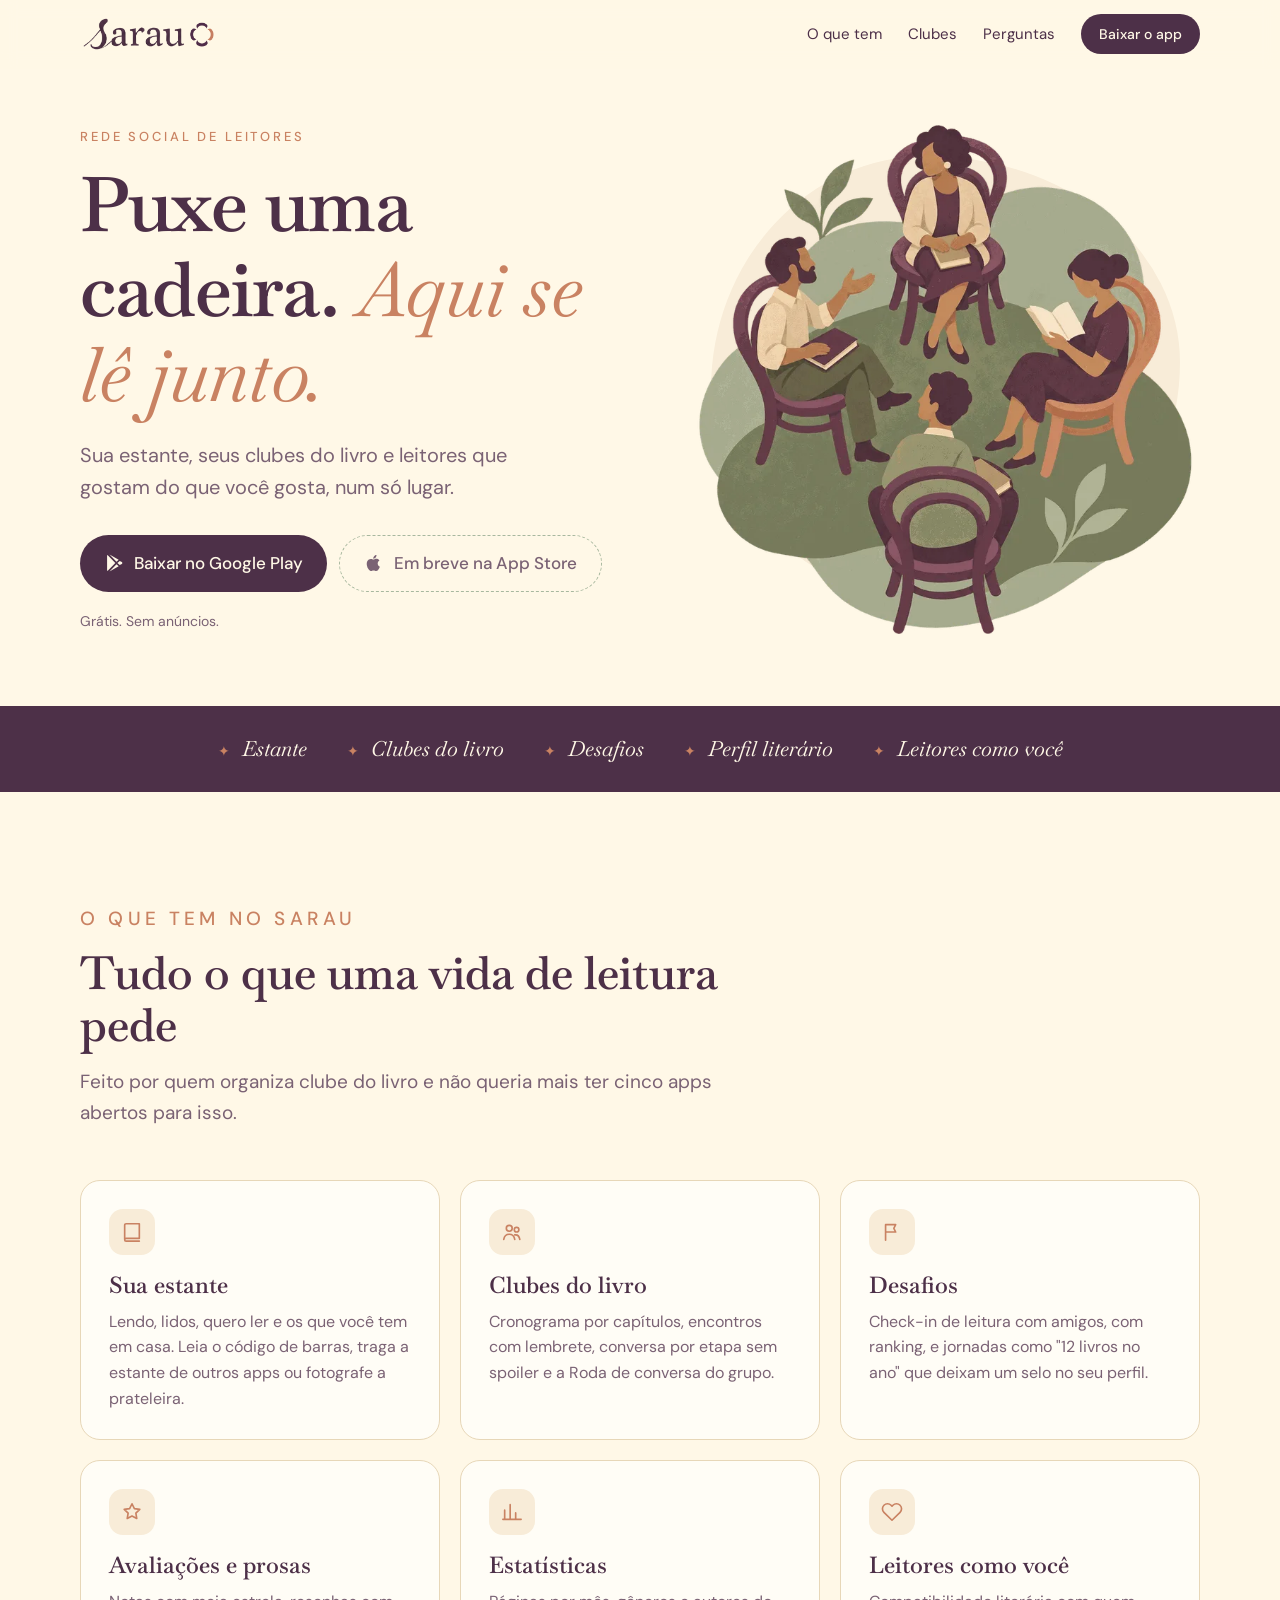
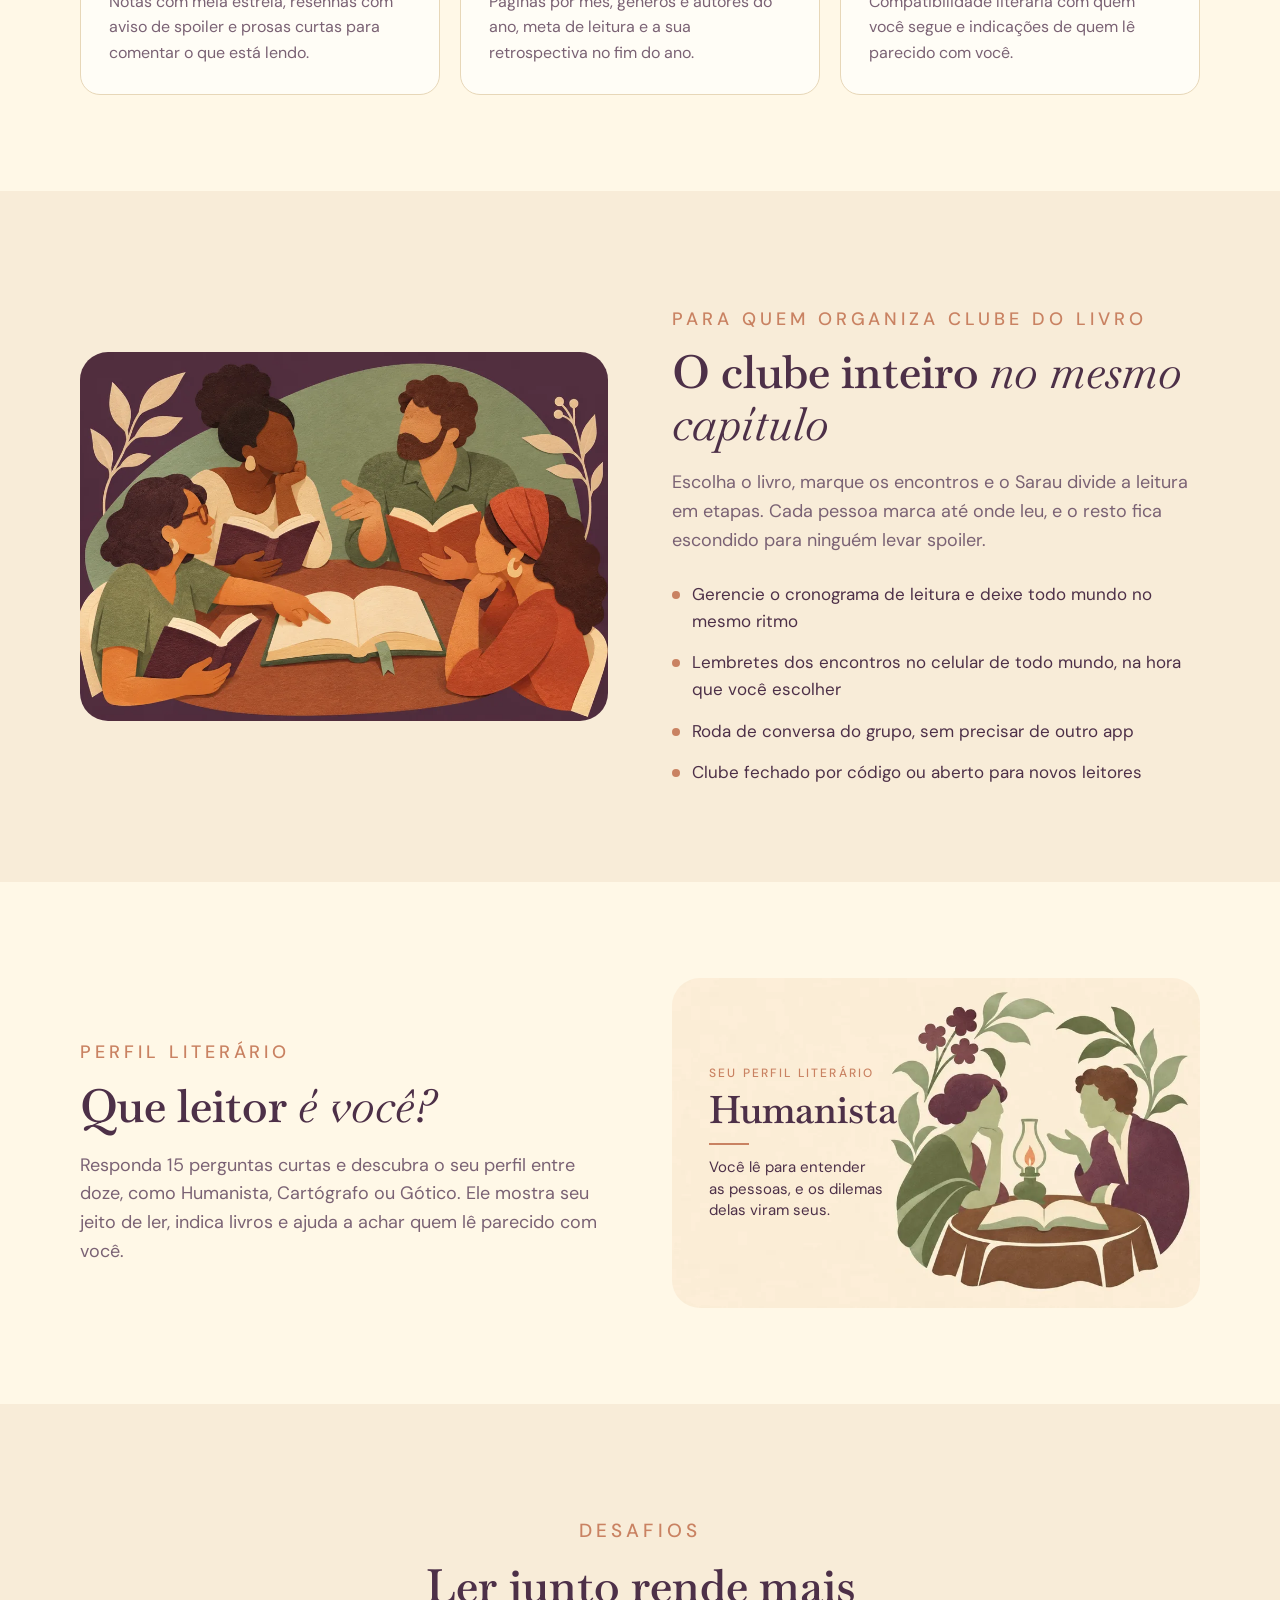
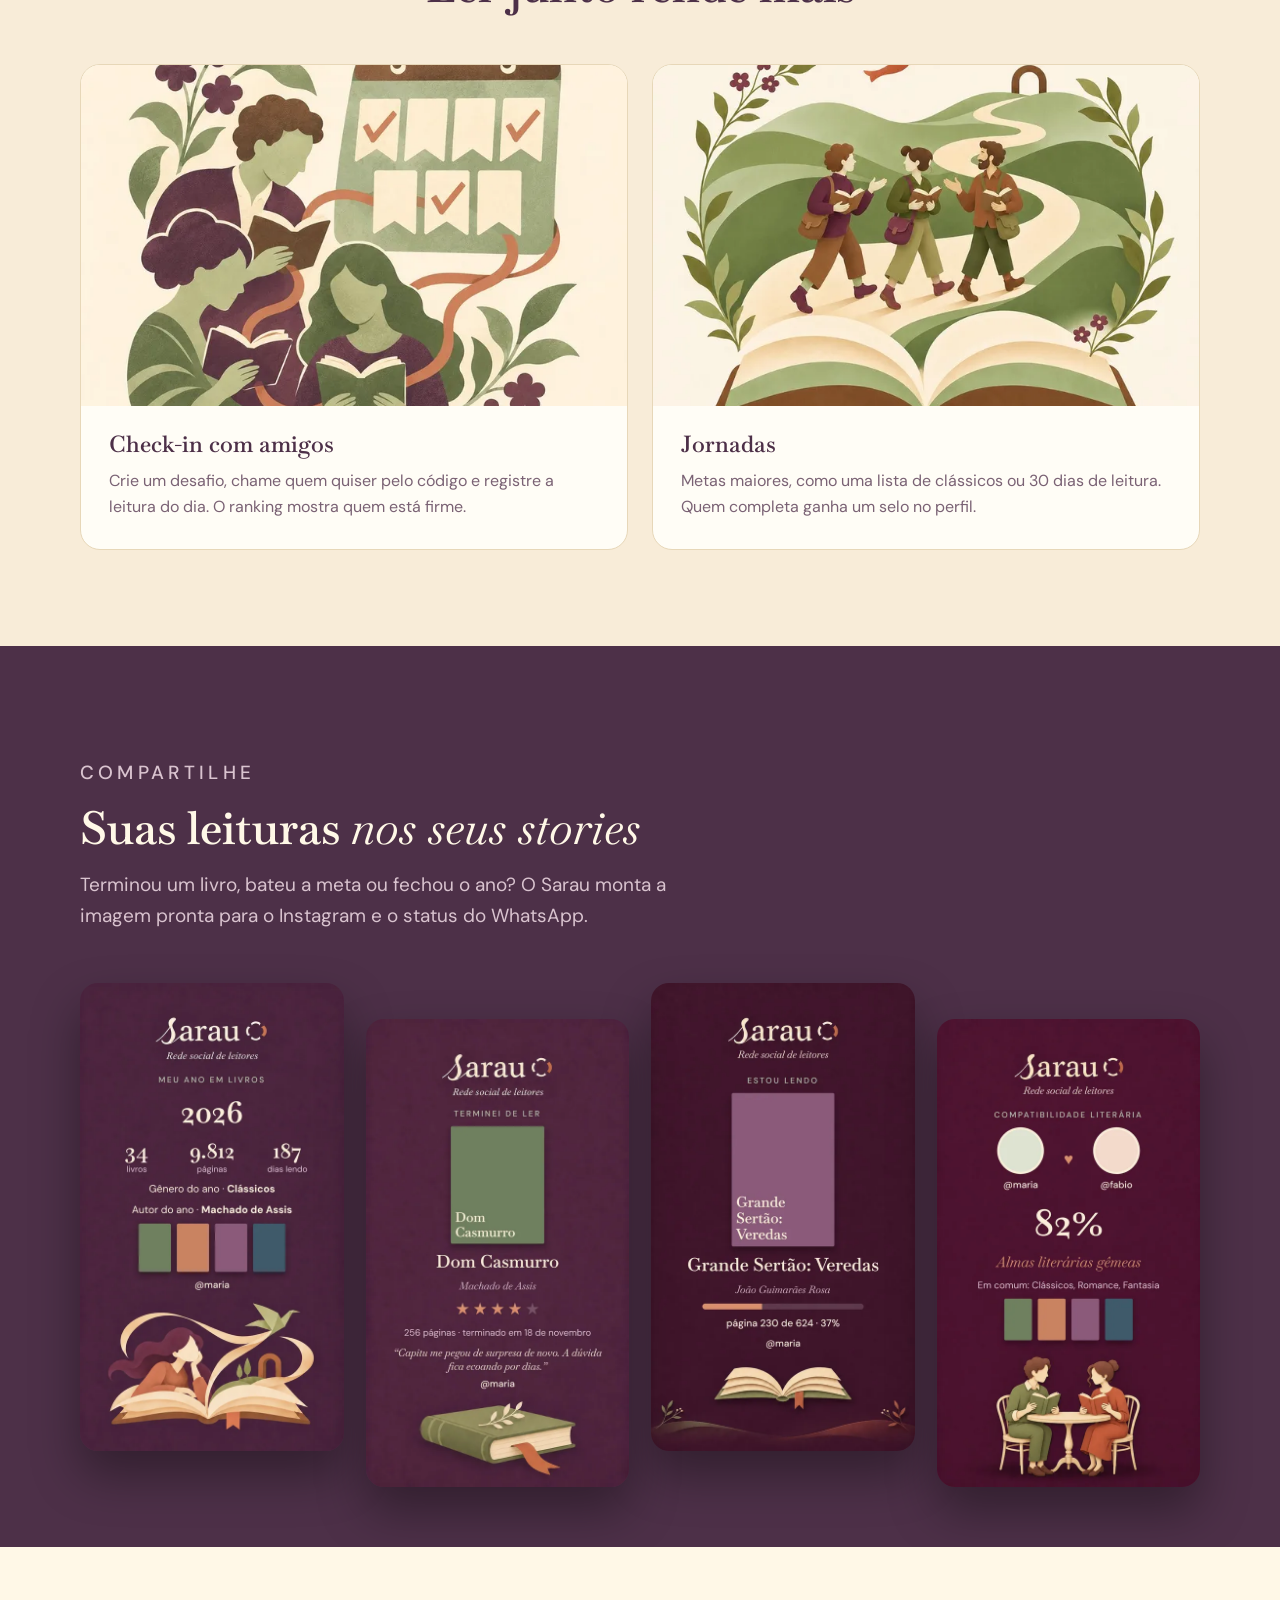
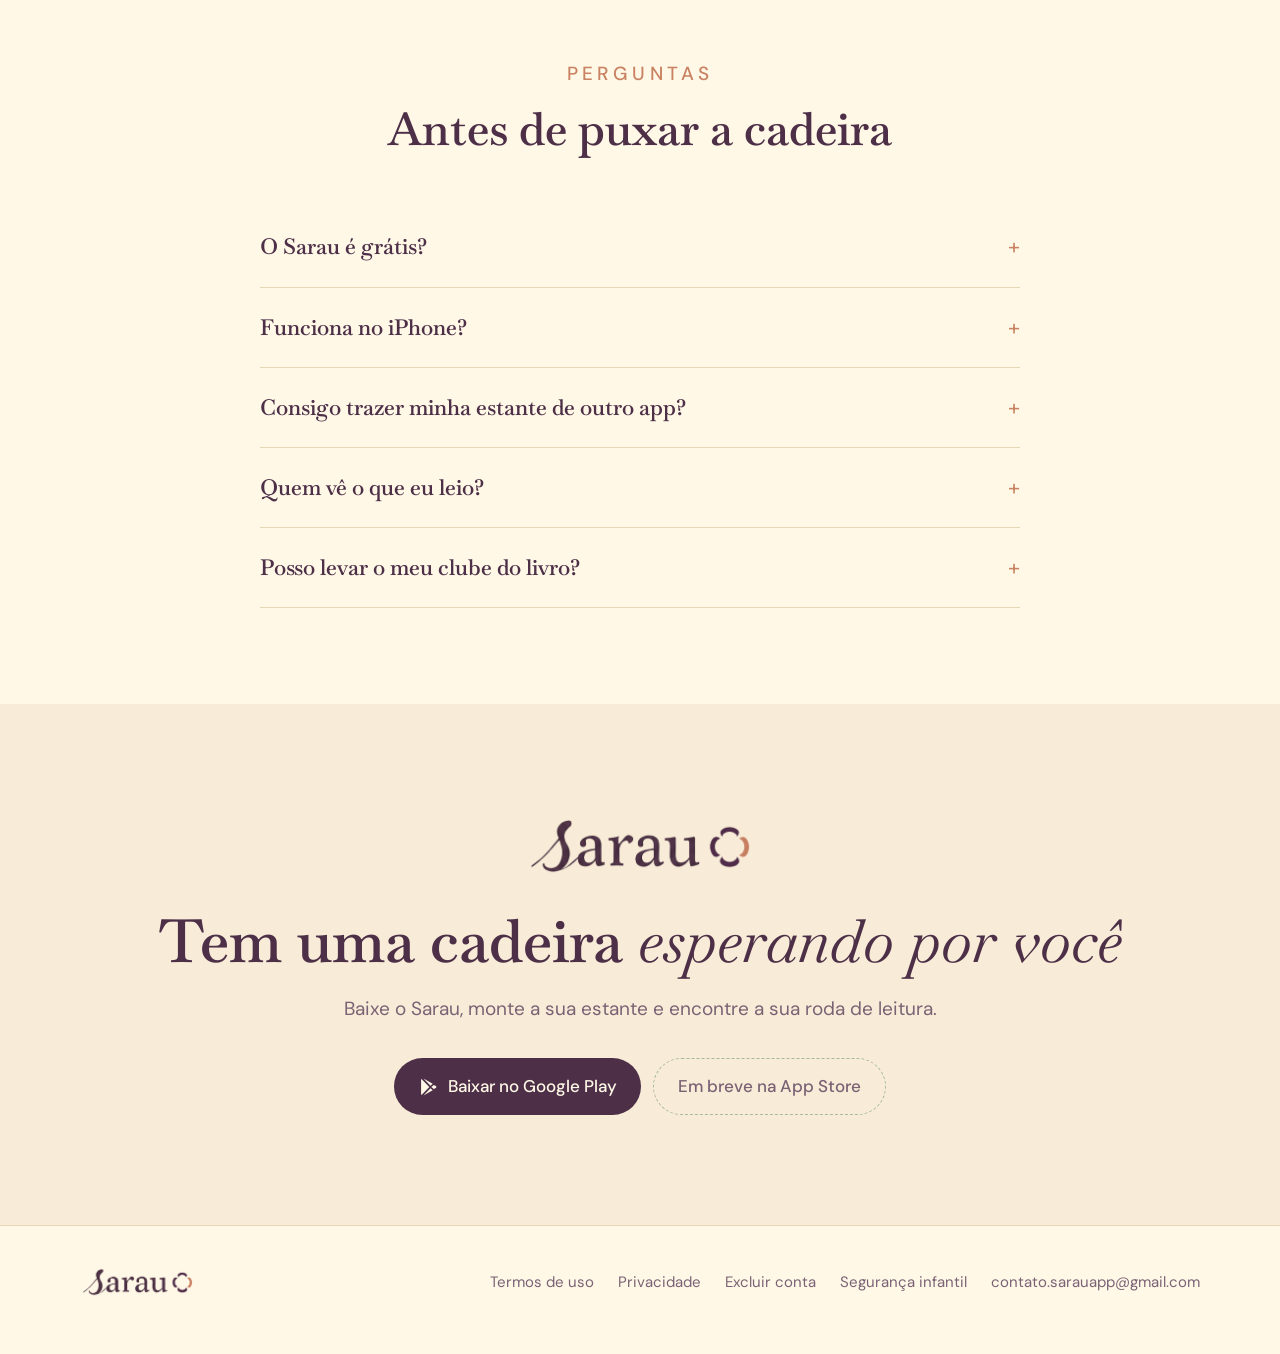
<file: index.html>
<!doctype html>
<html lang="pt-BR">
<head>
<meta charset="utf-8">
<meta name="viewport" content="width=device-width,initial-scale=1">
<title>Sarau · rede social de leitores</title>
<meta name="description" content="Sarau é a rede social de leitores: organize sua estante, participe de clubes do livro, entre em desafios de leitura e encontre gente que lê parecido com você.">
<meta property="og:title" content="Sarau · rede social de leitores">
<meta property="og:description" content="Puxe uma cadeira: estante, clubes do livro, desafios e leitores como você, num só lugar.">
<meta property="og:image" content="https://netalianne.github.io/sarau-site/img/roda.webp">
<meta property="og:type" content="website">
<meta name="theme-color" content="#4D3048">
<link rel="icon" href="simbolo.png">
<link rel="preconnect" href="https://fonts.googleapis.com">
<link rel="preconnect" href="https://fonts.gstatic.com" crossorigin>
<link href="https://fonts.googleapis.com/css2?family=Baskervville:ital,wght@0,400;0,600;1,400&family=DM+Sans:wght@400;500;700&display=swap" rel="stylesheet">
<style>
  :root {
    --marfim: #FFF8E7; --papel: #FFFDF6; --cartao: #F8ECD8; --ameixa: #4D3048; --ameixa-escura: #3A2236;
    --terracota: #C98262; --salvia: #A8B89F; --salvia-clara: #DDE3D1; --oliva: #6F7F5F; --suave: #7A6274; --linha: #E7D7B8;
  }
  * { box-sizing: border-box; }
  html { scroll-behavior: smooth; }
  body { margin: 0; background: var(--marfim); color: var(--ameixa); font-family: 'DM Sans', system-ui, sans-serif; font-size: 17px; line-height: 1.6; }
  img { max-width: 100%; height: auto; display: block; }
  a { color: inherit; }
  .miolo { width: min(1120px, 100% - 40px); margin-inline: auto; }
  h1, h2, h3 { font-family: 'Baskervville', Georgia, serif; font-weight: 600; line-height: 1.12; margin: 0; }
  h2 { font-size: clamp(30px, 4.4vw, 46px); }
  h3 { font-size: 23px; }
  .italico { font-family: 'Baskervville', Georgia, serif; font-style: italic; font-weight: 400; }
  .rotulo { font-size: 13px; letter-spacing: .22em; text-transform: uppercase; color: var(--terracota); font-weight: 500; margin-bottom: 14px; }
  p { margin: 0; }
  .suave { color: var(--suave); }

  /* topo */
  .topo { position: sticky; top: 0; z-index: 10; background: rgba(255,248,231,.92); backdrop-filter: blur(8px); border-bottom: 1px solid transparent; }
  .topo.rolou { border-color: var(--linha); }
  .topo .miolo { display: flex; align-items: center; justify-content: space-between; height: 68px; }
  .marca { display: flex; align-items: center; gap: 10px; text-decoration: none; font-family: 'Baskervville', serif; font-size: 28px; font-weight: 600; }
  .marca img { width: 30px; }
  .marca .logo-topo { width: auto; height: 38px; }
  .menu { display: flex; gap: 26px; align-items: center; font-size: 15px; }
  .menu a { text-decoration: none; }
  .menu a:not(.botao):hover { color: var(--terracota); }
  @media (max-width: 760px) { .menu a:not(.botao) { display: none; } }

  .botao { display: inline-flex; align-items: center; gap: 10px; background: var(--ameixa); color: var(--marfim); text-decoration: none; font-weight: 500; padding: 14px 24px; border-radius: 999px; transition: transform .15s, background .15s; }
  .botao:hover { background: var(--ameixa-escura); transform: translateY(-1px); }
  .botao.pequeno { padding: 9px 18px; font-size: 14px; }
  .botao.claro { background: transparent; color: var(--ameixa); border: 1.5px solid var(--ameixa); }
  .botao.desligado { background: transparent; color: var(--suave); border: 1.5px dashed var(--salvia); cursor: default; }
  .botao.desligado:hover { transform: none; }
  .botao svg { width: 20px; height: 20px; flex: none; }
  .lojas { display: flex; flex-wrap: wrap; gap: 12px; }

  /* abertura */
  .abertura { padding: 56px 0 72px; }
  .abertura .miolo { display: grid; grid-template-columns: 1.05fr .95fr; gap: 48px; align-items: center; }
  .abertura h1 { font-size: clamp(42px, 6.4vw, 76px); letter-spacing: -.01em; }
  .abertura h1 .italico { color: var(--terracota); }
  .abertura .chamada { font-size: 20px; margin: 22px 0 32px; max-width: 34ch; }
  .abertura .ilustra { position: relative; }
  .abertura .ilustra::before { content: ''; position: absolute; inset: 6% 4%; background: var(--cartao); border-radius: 46% 54% 50% 50% / 52% 46% 54% 48%; z-index: -1; }
  .detalhe { margin-top: 18px; font-size: 14px; }
  @media (max-width: 860px) {
    .abertura .miolo { grid-template-columns: 1fr; text-align: center; }
    .abertura .chamada { margin-inline: auto; }
    .abertura .lojas { justify-content: center; }
    .abertura .ilustra { max-width: 300px; margin: 0 auto; order: -1; }
  }

  /* faixa */
  .faixa { background: var(--ameixa); color: var(--marfim); padding: 26px 0; }
  .faixa .miolo { display: flex; flex-wrap: wrap; justify-content: center; gap: 12px 40px; font-family: 'Baskervville', serif; font-size: 21px; font-style: italic; }
  .faixa span::before { content: '✦'; color: var(--terracota); margin-right: 12px; font-style: normal; font-size: 14px; }

  section { padding: 96px 0; }
  .cabeca { max-width: 640px; margin-bottom: 52px; }
  .cabeca p { margin-top: 16px; font-size: 19px; }
  .centro { text-align: center; margin-inline: auto; }

  /* recursos */
  .grade { display: grid; grid-template-columns: repeat(3, 1fr); gap: 20px; }
  .card { background: var(--papel); border: 1px solid var(--linha); border-radius: 20px; padding: 28px; }
  .card .icone { width: 46px; height: 46px; border-radius: 14px; background: var(--cartao); display: grid; place-items: center; margin-bottom: 18px; }
  .card .icone svg { width: 22px; height: 22px; stroke: var(--terracota); }
  .card p { margin-top: 10px; color: var(--suave); font-size: 16px; }
  @media (max-width: 900px) { .grade { grid-template-columns: 1fr 1fr; } }
  @media (max-width: 600px) { .grade { grid-template-columns: 1fr; } }

  /* blocos alternados */
  .bloco .miolo { display: grid; grid-template-columns: 1fr 1fr; gap: 64px; align-items: center; }
  .bloco.inverte .ilustra { order: 2; }
  .bloco .ilustra img { border-radius: 28px; }
  .bloco ul { list-style: none; padding: 0; margin: 26px 0 0; display: grid; gap: 14px; }
  .bloco li { display: flex; gap: 12px; }
  .bloco li::before { content: ''; flex: none; width: 8px; height: 8px; border-radius: 50%; background: var(--terracota); margin-top: 10px; }
  .bloco .texto > p { margin-top: 18px; font-size: 18px; }
  .fundo-cartao { background: var(--cartao); }
  .mesa { background: #4c1330; border-radius: 28px; padding: 40px 30px 0; overflow: hidden; }
  .mesa img { border-radius: 0 !important; }
  @media (max-width: 860px) {
    .bloco .miolo { grid-template-columns: 1fr; gap: 36px; }
    .bloco.inverte .ilustra { order: 0; }
    .bloco .ilustra { max-width: 460px; }
  }

  .cartao-perfil { position: relative; }
  .cartao-perfil-texto { position: absolute; top: 0; bottom: 0; left: 0; width: 40%; padding: 0 0 0 7%; display: flex; flex-direction: column; justify-content: center; }
  .cartao-perfil-rotulo { font-size: clamp(10px, 1vw, 12px); letter-spacing: .18em; text-transform: uppercase; color: var(--terracota); font-weight: 500; }
  .cartao-perfil-texto strong { font-family: 'Baskervville', serif; font-weight: 600; font-size: clamp(24px, 3vw, 38px); line-height: 1.1; margin-top: 6px; }
  .cartao-perfil-texto i { width: 40px; height: 2px; background: var(--terracota); margin: 12px 0; }
  .cartao-perfil-texto p { font-size: clamp(12px, 1.25vw, 15px); line-height: 1.45; }
  @media (max-width: 600px) {
    .cartao-perfil-texto { width: 42%; padding-left: 6%; }
    .cartao-perfil-rotulo { font-size: 8.5px; letter-spacing: .12em; }
    .cartao-perfil-texto strong { font-size: 21px; margin-top: 3px; }
    .cartao-perfil-texto i { width: 28px; margin: 7px 0; }
    .cartao-perfil-texto p { font-size: 11px; line-height: 1.35; }
  }

  /* desafios */
  .duas { display: grid; grid-template-columns: 1fr 1fr; gap: 24px; }
  .duas .card { padding: 0; overflow: hidden; display: flex; flex-direction: column; }
  .duas .card img { aspect-ratio: 16/10; object-fit: cover; }
  .duas .card div { padding: 26px 28px 30px; }
  @media (max-width: 760px) { .duas { grid-template-columns: 1fr; } }

  /* stories */
  .stories { background: var(--ameixa); color: var(--marfim); overflow: hidden; }
  .stories .rotulo { color: var(--salvia); }
  .stories .cabeca p { color: #D9C3CF; }
  .telas { display: grid; grid-template-columns: repeat(4, 1fr); gap: 22px; }
  .telas img { border-radius: 18px; box-shadow: 0 24px 48px rgba(0,0,0,.35); }
  .telas img:nth-child(even) { transform: translateY(36px); }
  @media (max-width: 860px) {
    .telas { grid-template-columns: repeat(4, 62%); overflow-x: auto; scroll-snap-type: x mandatory; padding-bottom: 50px; }
    .telas img { scroll-snap-align: center; }
  }

  /* perguntas */
  .perguntas { max-width: 760px; margin-inline: auto; }
  details { border-bottom: 1px solid var(--linha); padding: 22px 0; }
  summary { cursor: pointer; list-style: none; font-family: 'Baskervville', serif; font-size: 22px; font-weight: 600; display: flex; justify-content: space-between; gap: 16px; }
  summary::-webkit-details-marker { display: none; }
  summary::after { content: '+'; color: var(--terracota); font-family: 'DM Sans'; font-weight: 400; }
  details[open] summary::after { content: '–'; }
  details p { margin-top: 12px; color: var(--suave); }

  /* convite final */
  .final { text-align: center; padding: 110px 0; }
  .final h2 { font-size: clamp(36px, 5.4vw, 60px); }
  .final p { font-size: 19px; margin: 18px auto 34px; max-width: 46ch; }
  .final .lojas { justify-content: center; }

  footer { border-top: 1px solid var(--linha); padding: 40px 0 56px; font-size: 15px; }
  footer .miolo { display: flex; flex-wrap: wrap; gap: 20px 40px; justify-content: space-between; align-items: center; }
  footer nav { display: flex; flex-wrap: wrap; gap: 8px 24px; }
  footer a { text-decoration: none; color: var(--suave); }
  footer a:hover { color: var(--ameixa); }

  .surge { opacity: 0; transform: translateY(18px); transition: opacity .7s ease, transform .7s ease; }
  .surge.visivel { opacity: 1; transform: none; }
  @media (prefers-reduced-motion: reduce) { .surge { opacity: 1; transform: none; transition: none; } html { scroll-behavior: auto; } }
</style>
</head>
<body>

<header class="topo" id="topo">
  <div class="miolo">
    <a class="marca" href="#" aria-label="Sarau"><img src="img/logo-horizontal.png" alt="Sarau" width="467" height="130" class="logo-topo"></a>
    <nav class="menu">
      <a href="#recursos">O que tem</a>
      <a href="#clubes">Clubes</a>
      <a href="#perguntas">Perguntas</a>
      <a class="botao pequeno" href="#baixar">Baixar o app</a>
    </nav>
  </div>
</header>

<main>
  <section class="abertura">
    <div class="miolo">
      <div>
        <p class="rotulo">Rede social de leitores</p>
        <h1>Puxe uma cadeira. <span class="italico">Aqui se lê junto.</span></h1>
        <p class="chamada suave">Sua estante, seus clubes do livro e leitores que gostam do que você gosta, num só lugar.</p>
        <div class="lojas">
          <a class="botao" href="https://play.google.com/store/apps/details?id=app.sarau.leitura">
            <svg viewBox="0 0 24 24" fill="currentColor" aria-hidden="true"><path d="M4.2 2.4 13.6 12l-9.4 9.6c-.3-.2-.5-.6-.5-1.1V3.5c0-.5.2-.9.5-1.1Zm10.8 11 2.6 2.6-11 6.3 8.4-8.9Zm3.9-3.9 2.5 1.4c.8.5.8 1.7 0 2.2l-2.5 1.4-2.8-2.5 2.8-2.5ZM6.6 1.7l11 6.3L15 10.6 6.6 1.7Z"/></svg>
            Baixar no Google Play
          </a>
          <span class="botao desligado">
            <svg viewBox="0 0 24 24" fill="currentColor" aria-hidden="true"><path d="M16.4 12.6c0-2.4 2-3.6 2.1-3.7-1.1-1.7-2.9-1.9-3.5-1.9-1.5-.2-2.9.9-3.7.9-.8 0-1.9-.9-3.2-.8-1.6 0-3.1 1-4 2.4-1.7 3-.4 7.4 1.2 9.8.8 1.2 1.8 2.5 3 2.4 1.2 0 1.7-.8 3.2-.8s1.9.8 3.2.8c1.3 0 2.2-1.2 3-2.4.9-1.4 1.3-2.7 1.3-2.8 0 0-2.6-1-2.6-3.9ZM14 5.4c.7-.8 1.1-1.9 1-3-1 0-2.1.7-2.8 1.5-.6.7-1.2 1.8-1 2.9 1.1.1 2.1-.6 2.8-1.4Z"/></svg>
            Em breve na App Store
          </span>
        </div>
        <p class="detalhe suave">Grátis. Sem anúncios.</p>
      </div>
      <div class="ilustra"><img src="img/roda.webp" alt="Quatro pessoas sentadas em roda, conversando sobre livros" width="800" height="800"></div>
    </div>
  </section>

  <div class="faixa"><div class="miolo"><span>Estante</span><span>Clubes do livro</span><span>Desafios</span><span>Perfil literário</span><span>Leitores como você</span></div></div>

  <section id="recursos">
    <div class="miolo">
      <div class="cabeca surge">
        <p class="rotulo">O que tem no Sarau</p>
        <h2>Tudo o que uma vida de leitura pede</h2>
        <p class="suave">Feito por quem organiza clube do livro e não queria mais ter cinco apps abertos para isso.</p>
      </div>
      <div class="grade">
        <article class="card surge">
          <div class="icone"><svg viewBox="0 0 24 24" fill="none" stroke-width="1.8" stroke-linecap="round" stroke-linejoin="round"><path d="M4 19.5V4.5A1.5 1.5 0 0 1 5.5 3H20v16H5.5A1.5 1.5 0 0 0 4 20.5 1.5 1.5 0 0 0 5.5 22H20"/></svg></div>
          <h3>Sua estante</h3>
          <p>Lendo, lidos, quero ler e os que você tem em casa. Leia o código de barras, traga a estante de outros apps ou fotografe a prateleira.</p>
        </article>
        <article class="card surge">
          <div class="icone"><svg viewBox="0 0 24 24" fill="none" stroke-width="1.8" stroke-linecap="round" stroke-linejoin="round"><circle cx="9" cy="8" r="3.2"/><circle cx="17" cy="9.5" r="2.5"/><path d="M3 20c.6-3.4 3-5.5 6-5.5s5.4 2.1 6 5.5M15 15.2c2.6-.4 4.9 1.3 5.5 4.8"/></svg></div>
          <h3>Clubes do livro</h3>
          <p>Cronograma por capítulos, encontros com lembrete, conversa por etapa sem spoiler e a Roda de conversa do grupo.</p>
        </article>
        <article class="card surge">
          <div class="icone"><svg viewBox="0 0 24 24" fill="none" stroke-width="1.8" stroke-linecap="round" stroke-linejoin="round"><path d="M5 21V4m0 0h11l-2 4 2 4H5"/></svg></div>
          <h3>Desafios</h3>
          <p>Check-in de leitura com amigos, com ranking, e jornadas como "12 livros no ano" que deixam um selo no seu perfil.</p>
        </article>
        <article class="card surge">
          <div class="icone"><svg viewBox="0 0 24 24" fill="none" stroke-width="1.8" stroke-linecap="round" stroke-linejoin="round"><path d="M12 3l2.6 5.3 5.9.9-4.3 4.1 1 5.8L12 16.4 6.8 19.1l1-5.8L3.5 9.2l5.9-.9L12 3Z"/></svg></div>
          <h3>Avaliações e prosas</h3>
          <p>Notas com meia estrela, resenhas com aviso de spoiler e prosas curtas para comentar o que está lendo.</p>
        </article>
        <article class="card surge">
          <div class="icone"><svg viewBox="0 0 24 24" fill="none" stroke-width="1.8" stroke-linecap="round" stroke-linejoin="round"><path d="M4 20V10M10 20V4M16 20v-7M22 20H2"/></svg></div>
          <h3>Estatísticas</h3>
          <p>Páginas por mês, gêneros e autores do ano, meta de leitura e a sua retrospectiva no fim do ano.</p>
        </article>
        <article class="card surge">
          <div class="icone"><svg viewBox="0 0 24 24" fill="none" stroke-width="1.8" stroke-linecap="round" stroke-linejoin="round"><path d="M20.8 4.6a5.5 5.5 0 0 0-7.8 0L12 5.7l-1-1.1a5.5 5.5 0 0 0-7.8 7.8L12 21l8.8-8.6a5.5 5.5 0 0 0 0-7.8Z"/></svg></div>
          <h3>Leitores como você</h3>
          <p>Compatibilidade literária com quem você segue e indicações de quem lê parecido com você.</p>
        </article>
      </div>
    </div>
  </section>

  <section class="bloco fundo-cartao" id="clubes">
    <div class="miolo">
      <div class="ilustra surge"><img src="img/mesmo-capitulo.webp" alt="Quatro leitores em volta de uma mesa conversando sobre o mesmo livro" width="1000" height="700" loading="lazy"></div>
      <div class="texto surge">
        <p class="rotulo">Para quem organiza clube do livro</p>
        <h2>O clube inteiro <span class="italico">no mesmo capítulo</span></h2>
        <p class="suave">Escolha o livro, marque os encontros e o Sarau divide a leitura em etapas. Cada pessoa marca até onde leu, e o resto fica escondido para ninguém levar spoiler.</p>
        <ul>
          <li>Gerencie o cronograma de leitura e deixe todo mundo no mesmo ritmo</li>
          <li>Lembretes dos encontros no celular de todo mundo, na hora que você escolher</li>
          <li>Roda de conversa do grupo, sem precisar de outro app</li>
          <li>Clube fechado por código ou aberto para novos leitores</li>
        </ul>
      </div>
    </div>
  </section>

  <section class="bloco inverte">
    <div class="miolo">
      <div class="ilustra surge cartao-perfil">
        <img src="img/perfil.webp" alt="Ilustração do perfil literário Humanista" width="900" height="563" loading="lazy">
        <div class="cartao-perfil-texto">
          <span class="cartao-perfil-rotulo">Seu perfil literário</span>
          <strong>Humanista</strong>
          <i></i>
          <p>Você lê para entender as pessoas, e os dilemas delas viram seus.</p>
        </div>
      </div>
      <div class="texto surge">
        <p class="rotulo">Perfil literário</p>
        <h2>Que leitor <span class="italico">é você?</span></h2>
        <p class="suave">Responda 15 perguntas curtas e descubra o seu perfil entre doze, como Humanista, Cartógrafo ou Gótico. Ele mostra seu jeito de ler, indica livros e ajuda a achar quem lê parecido com você.</p>
      </div>
    </div>
  </section>

  <section class="fundo-cartao">
    <div class="miolo">
      <div class="cabeca centro surge" style="text-align:center">
        <p class="rotulo">Desafios</p>
        <h2>Ler junto rende mais</h2>
      </div>
      <div class="duas">
        <article class="card surge">
          <img src="img/checkin.webp" alt="" loading="lazy" width="700" height="700">
          <div>
            <h3>Check-in com amigos</h3>
            <p>Crie um desafio, chame quem quiser pelo código e registre a leitura do dia. O ranking mostra quem está firme.</p>
          </div>
        </article>
        <article class="card surge">
          <img src="img/jornada.webp" alt="" loading="lazy" width="700" height="700">
          <div>
            <h3>Jornadas</h3>
            <p>Metas maiores, como uma lista de clássicos ou 30 dias de leitura. Quem completa ganha um selo no perfil.</p>
          </div>
        </article>
      </div>
    </div>
  </section>

  <section class="stories">
    <div class="miolo">
      <div class="cabeca surge">
        <p class="rotulo">Compartilhe</p>
        <h2>Suas leituras <span class="italico">nos seus stories</span></h2>
        <p>Terminou um livro, bateu a meta ou fechou o ano? O Sarau monta a imagem pronta para o Instagram e o status do WhatsApp.</p>
      </div>
      <div class="telas">
        <img src="img/story-retrospectiva.webp" alt="Exemplo de story da retrospectiva do ano" loading="lazy" width="540" height="960">
        <img src="img/story-terminei.webp" alt="Exemplo de story de livro terminado" loading="lazy" width="540" height="960">
        <img src="img/story-lendo.webp" alt="Exemplo de story de livro em leitura" loading="lazy" width="540" height="960">
        <img src="img/story-compatibilidade.webp" alt="Exemplo de story de compatibilidade literária" loading="lazy" width="540" height="960">
      </div>
    </div>
  </section>

  <section id="perguntas">
    <div class="miolo">
      <div class="cabeca centro surge" style="text-align:center">
        <p class="rotulo">Perguntas</p>
        <h2>Antes de puxar a cadeira</h2>
      </div>
      <div class="perguntas">
        <details><summary>O Sarau é grátis?</summary><p>Sim. Dá para usar tudo sem pagar e sem anúncios.</p></details>
        <details><summary>Funciona no iPhone?</summary><p>A versão para Android já está no Google Play. A do iPhone está a caminho da App Store.</p></details>
        <details><summary>Consigo trazer minha estante de outro app?</summary><p>Consegue. Dá para importar um arquivo .csv, ler o código de barras dos seus livros ou fotografar a prateleira para o app reconhecer os títulos.</p></details>
        <details><summary>Quem vê o que eu leio?</summary><p>Você escolhe. O perfil pode ser só para quem você aprovar, e dá para esconder livros específicos. Sua meta e suas estatísticas são só suas.</p></details>
        <details><summary>Posso levar o meu clube do livro?</summary><p>Pode. Crie o clube, convide o grupo pelo código e use o cronograma, os encontros e a Roda de conversa no lugar de vários apps.</p></details>
      </div>
    </div>
  </section>

  <section class="final fundo-cartao" id="baixar">
    <div class="miolo surge">
      <img src="img/logo-horizontal.png" alt="Sarau" width="467" height="130" style="width:230px;margin:0 auto 30px">
      <h2>Tem uma cadeira <span class="italico">esperando por você</span></h2>
      <p class="suave">Baixe o Sarau, monte a sua estante e encontre a sua roda de leitura.</p>
      <div class="lojas">
        <a class="botao" href="https://play.google.com/store/apps/details?id=app.sarau.leitura">
          <svg viewBox="0 0 24 24" fill="currentColor" aria-hidden="true"><path d="M4.2 2.4 13.6 12l-9.4 9.6c-.3-.2-.5-.6-.5-1.1V3.5c0-.5.2-.9.5-1.1Zm10.8 11 2.6 2.6-11 6.3 8.4-8.9Zm3.9-3.9 2.5 1.4c.8.5.8 1.7 0 2.2l-2.5 1.4-2.8-2.5 2.8-2.5ZM6.6 1.7l11 6.3L15 10.6 6.6 1.7Z"/></svg>
          Baixar no Google Play
        </a>
        <span class="botao desligado">Em breve na App Store</span>
      </div>
    </div>
  </section>
</main>

<footer>
  <div class="miolo">
    <a class="marca" href="#" aria-label="Sarau"><img src="img/logo-horizontal.png" alt="Sarau" width="467" height="130" style="width:auto;height:32px"></a>
    <nav>
      <a href="termos.html">Termos de uso</a>
      <a href="privacidade.html">Privacidade</a>
      <a href="excluir-conta.html">Excluir conta</a>
      <a href="seguranca-infantil.html">Segurança infantil</a>
      <a href="mailto:contato.sarauapp@gmail.com">contato.sarauapp@gmail.com</a>
    </nav>
  </div>
</footer>

<script>
  const topo = document.getElementById('topo');
  addEventListener('scroll', () => topo.classList.toggle('rolou', scrollY > 8), { passive: true });
  const obs = new IntersectionObserver((itens) => itens.forEach((i) => {
    if (i.isIntersecting) { i.target.classList.add('visivel'); obs.unobserve(i.target); }
  }), { threshold: 0.15 });
  document.querySelectorAll('.surge').forEach((el) => obs.observe(el));
</script>
</body>
</html>
</file>
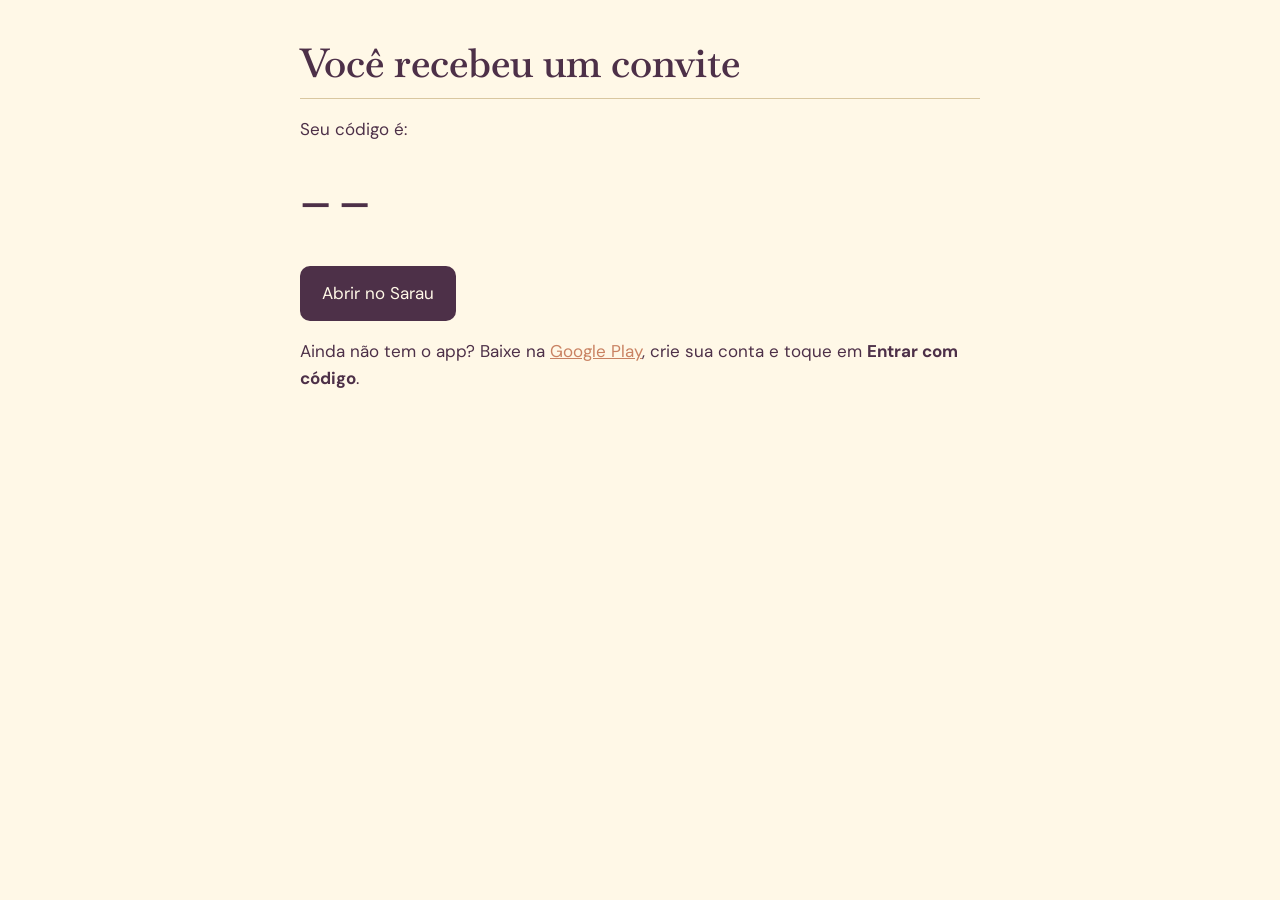
<file: c/index.html>
<!doctype html><html lang="pt-BR"><head><meta charset="utf-8"><meta name="viewport" content="width=device-width,initial-scale=1">
<title>Convite · Sarau</title>
<link href="https://fonts.googleapis.com/css2?family=Baskervville:wght@600&family=DM+Sans:wght@400;500&display=swap" rel="stylesheet">
<link rel="stylesheet" href="../estilo.css"></head><body><main>
<h1>Você recebeu um convite</h1>
<p>Seu código é:</p><p class="codigo" id="codigo">——</p>
<p><a class="botao" id="abrir" href="#">Abrir no Sarau</a></p>
<p>Ainda não tem o app? Baixe na <a href="https://play.google.com/store/apps/details?id=app.sarau.leitura">Google Play</a>, crie sua conta e toque em <strong>Entrar com código</strong>.</p>
<script>
var c=(new URLSearchParams(location.search).get('codigo')||'').replace(/[^A-Za-z0-9]/g,'').toUpperCase().slice(0,6);
document.getElementById('codigo').textContent=c||'——';
document.getElementById('abrir').href='sarau://convite/'+c;
</script>
</main></body></html>
</file>
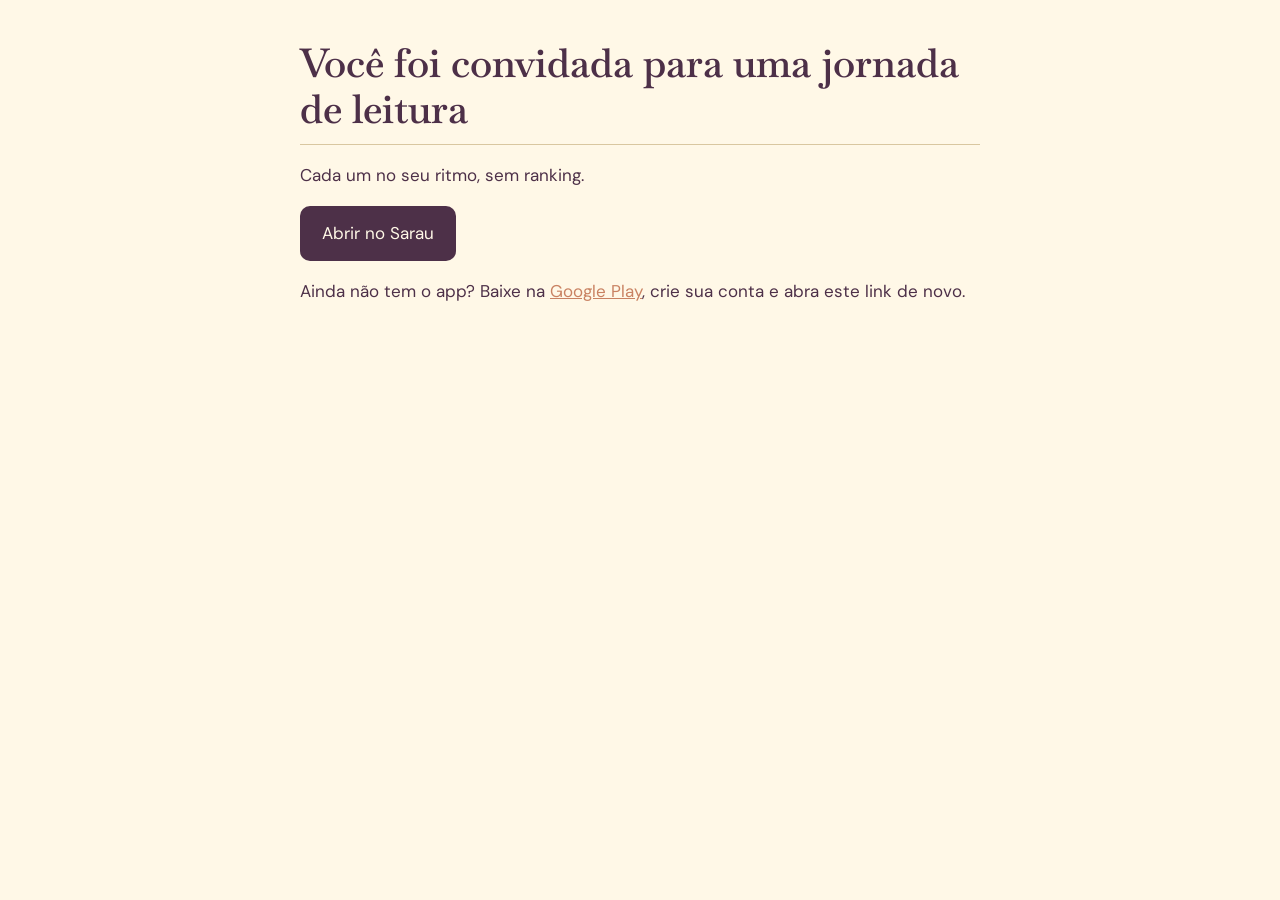
<file: j/index.html>
<!doctype html><html lang="pt-BR"><head><meta charset="utf-8"><meta name="viewport" content="width=device-width,initial-scale=1">
<title>Jornada · Sarau</title>
<link href="https://fonts.googleapis.com/css2?family=Baskervville:wght@600&family=DM+Sans:wght@400;500&display=swap" rel="stylesheet">
<link rel="stylesheet" href="../estilo.css"></head><body><main>
<h1>Você foi convidada para uma jornada de leitura</h1>
<p>Cada um no seu ritmo, sem ranking.</p>
<p><a class="botao" id="abrir" href="#">Abrir no Sarau</a></p>
<p>Ainda não tem o app? Baixe na <a href="https://play.google.com/store/apps/details?id=app.sarau.leitura">Google Play</a>, crie sua conta e abra este link de novo.</p>
<script>
var id=(new URLSearchParams(location.search).get('id')||'').replace(/[^0-9a-fA-F-]/g,'').slice(0,36);
document.getElementById('abrir').href='sarau://desafio-aberto/'+id;
</script>
</main></body></html>
</file>
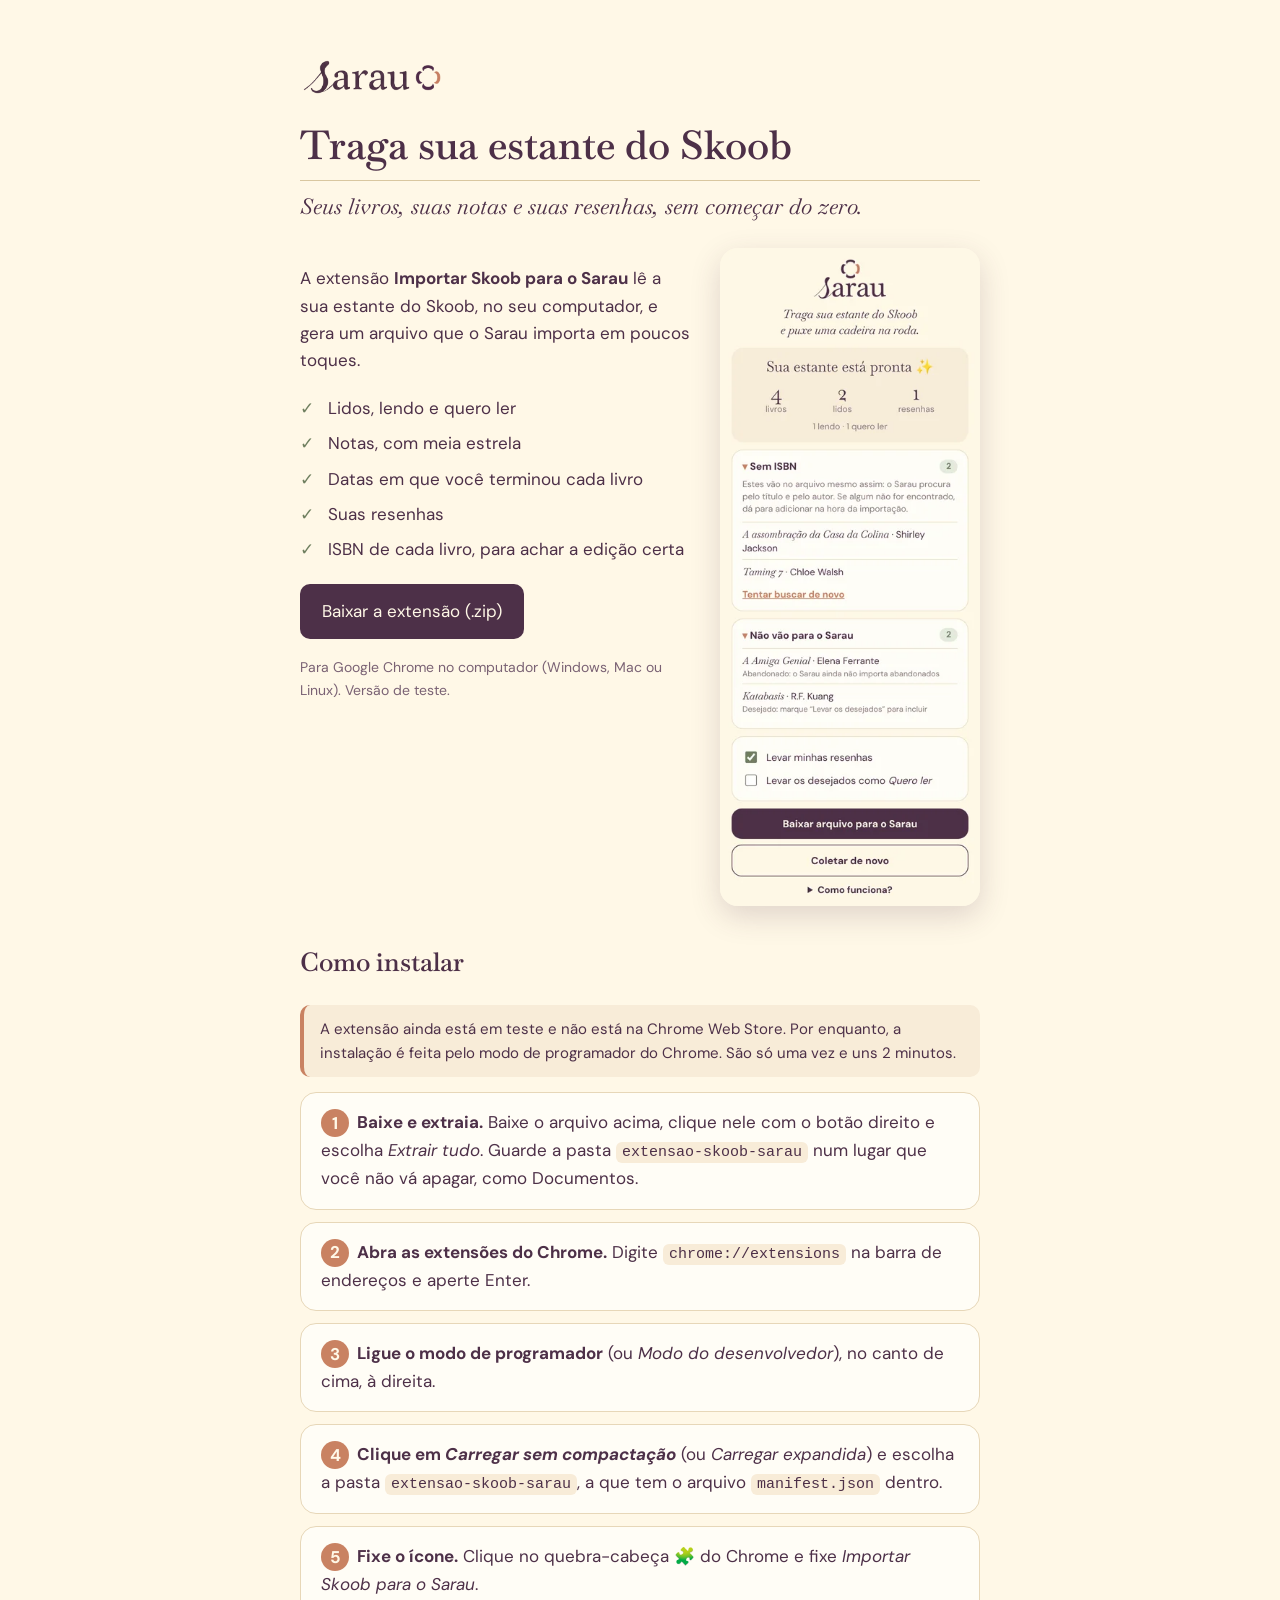
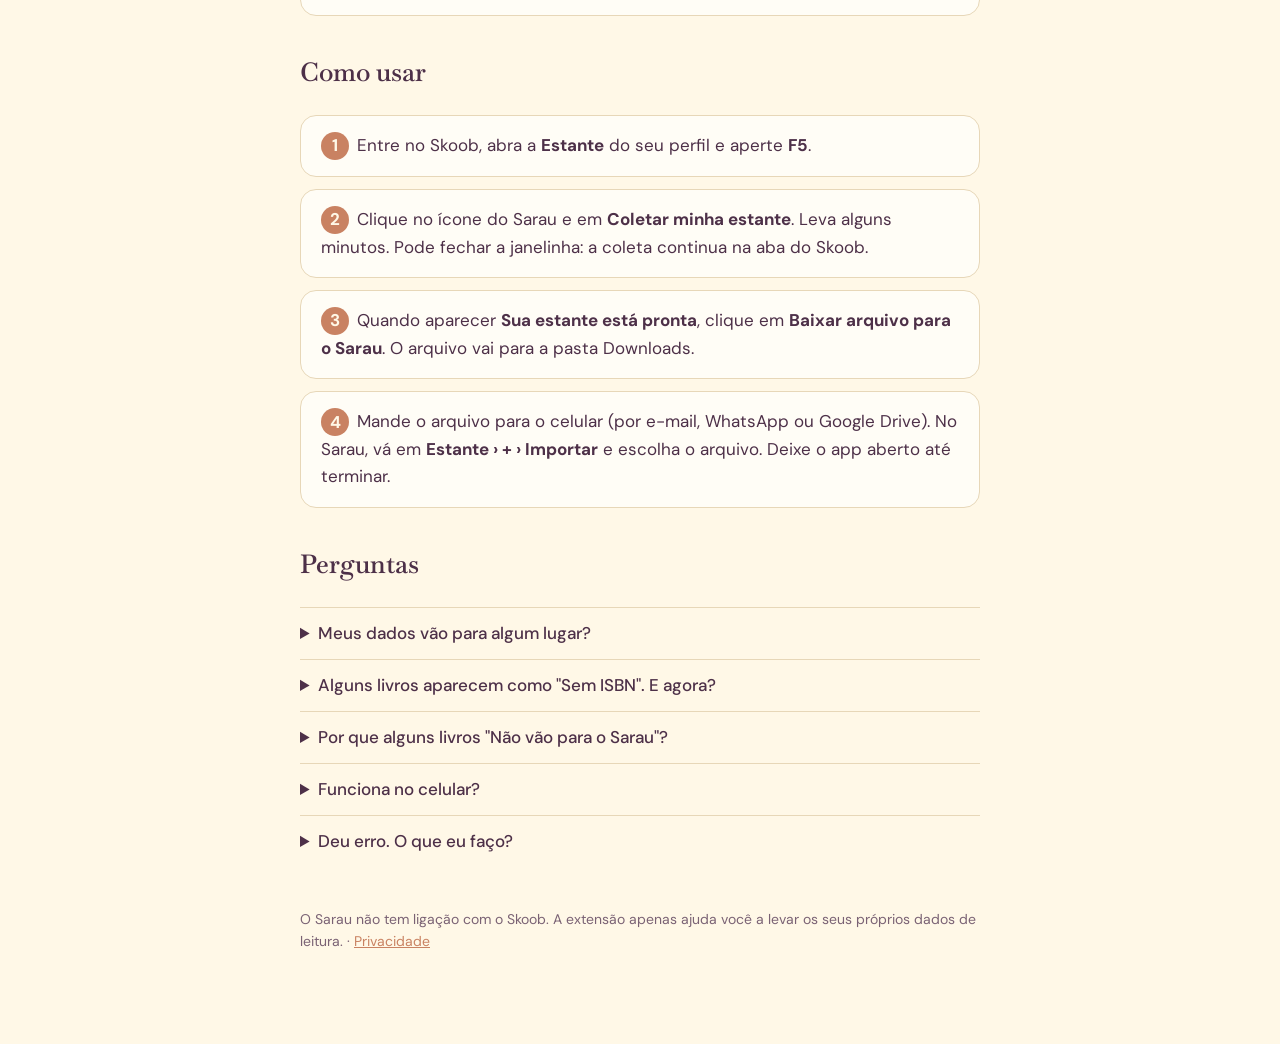
<file: skoob/index.html>
<!doctype html>
<html lang="pt-BR">
<head>
<meta charset="utf-8">
<meta name="viewport" content="width=device-width,initial-scale=1">
<meta name="robots" content="noindex">
<title>Traga sua estante do Skoob · Sarau</title>
<meta name="description" content="Extensão do Sarau para levar sua estante do Skoob: livros, notas, datas e resenhas.">
<link rel="icon" href="../simbolo.png">
<link href="https://fonts.googleapis.com/css2?family=Baskervville:ital,wght@0,400;0,600;1,400&family=DM+Sans:wght@400;500;700&display=swap" rel="stylesheet">
<link rel="stylesheet" href="../estilo.css">
<style>
  .chamada { font-family: Baskervville, Georgia, serif; font-style: italic; font-size: 22px; margin: 4px 0 24px; }
  .topo { display: flex; gap: 28px; align-items: flex-start; flex-wrap: wrap; }
  .topo > div { flex: 1 1 300px; }
  .previa { width: 260px; max-width: 100%; border-radius: 18px; box-shadow: 0 10px 30px rgba(77, 48, 72, .18); }
  .lista-ok { list-style: none; padding: 0; }
  .lista-ok li { padding: 4px 0 4px 28px; position: relative; }
  .lista-ok li::before { content: '✓'; position: absolute; left: 0; color: #6F7F5F; font-weight: 700; }
  .passo { background: #FFFDF6; border: 1px solid #E7D7B8; border-radius: 16px; padding: 16px 20px; margin: 12px 0; }
  .passo b.n { display: inline-flex; width: 28px; height: 28px; border-radius: 50%; background: #C98262; color: #FFF8E7; align-items: center; justify-content: center; margin-right: 8px; }
  code { background: #F8ECD8; padding: 2px 6px; border-radius: 6px; font-size: 15px; }
  .aviso { background: #F8ECD8; border-left: 4px solid #C98262; border-radius: 10px; padding: 12px 16px; font-size: 15px; }
  .miudo { font-size: 14px; color: #7A6274; }
  details { border-top: 1px solid #E7D7B8; padding: 12px 0; }
  summary { cursor: pointer; font-weight: 500; }
</style>
</head>
<body><main>
<p><a href="../"><img src="../img/logo-horizontal.png" alt="Sarau" height="40"></a></p>
<h1>Traga sua estante do Skoob</h1>
<p class="chamada">Seus livros, suas notas e suas resenhas, sem começar do zero.</p>

<div class="topo">
  <div>
    <p>A extensão <strong>Importar Skoob para o Sarau</strong> lê a sua estante do Skoob, no seu computador, e gera um arquivo que o Sarau importa em poucos toques.</p>
    <ul class="lista-ok">
      <li>Lidos, lendo e quero ler</li>
      <li>Notas, com meia estrela</li>
      <li>Datas em que você terminou cada livro</li>
      <li>Suas resenhas</li>
      <li>ISBN de cada livro, para achar a edição certa</li>
    </ul>
    <p><a class="botao" href="extensao-skoob-sarau.zip" download>Baixar a extensão (.zip)</a></p>
    <p class="miudo">Para Google Chrome no computador (Windows, Mac ou Linux). Versão de teste.</p>
  </div>
  <img class="previa" src="previa.webp" alt="Tela da extensão mostrando a estante pronta para o Sarau">
</div>

<h2>Como instalar</h2>
<p class="aviso">A extensão ainda está em teste e não está na Chrome Web Store. Por enquanto, a instalação é feita pelo modo de programador do Chrome. São só uma vez e uns 2 minutos.</p>
<div class="passo"><b class="n">1</b><strong>Baixe e extraia.</strong> Baixe o arquivo acima, clique nele com o botão direito e escolha <em>Extrair tudo</em>. Guarde a pasta <code>extensao-skoob-sarau</code> num lugar que você não vá apagar, como Documentos.</div>
<div class="passo"><b class="n">2</b><strong>Abra as extensões do Chrome.</strong> Digite <code>chrome://extensions</code> na barra de endereços e aperte Enter.</div>
<div class="passo"><b class="n">3</b><strong>Ligue o modo de programador</strong> (ou <em>Modo do desenvolvedor</em>), no canto de cima, à direita.</div>
<div class="passo"><b class="n">4</b><strong>Clique em <em>Carregar sem compactação</em></strong> (ou <em>Carregar expandida</em>) e escolha a pasta <code>extensao-skoob-sarau</code>, a que tem o arquivo <code>manifest.json</code> dentro.</div>
<div class="passo"><b class="n">5</b><strong>Fixe o ícone.</strong> Clique no quebra-cabeça 🧩 do Chrome e fixe <em>Importar Skoob para o Sarau</em>.</div>

<h2>Como usar</h2>
<div class="passo"><b class="n">1</b>Entre no Skoob, abra a <strong>Estante</strong> do seu perfil e aperte <strong>F5</strong>.</div>
<div class="passo"><b class="n">2</b>Clique no ícone do Sarau e em <strong>Coletar minha estante</strong>. Leva alguns minutos. Pode fechar a janelinha: a coleta continua na aba do Skoob.</div>
<div class="passo"><b class="n">3</b>Quando aparecer <strong>Sua estante está pronta</strong>, clique em <strong>Baixar arquivo para o Sarau</strong>. O arquivo vai para a pasta Downloads.</div>
<div class="passo"><b class="n">4</b>Mande o arquivo para o celular (por e-mail, WhatsApp ou Google Drive). No Sarau, vá em <strong>Estante › + › Importar</strong> e escolha o arquivo. Deixe o app aberto até terminar.</div>

<h2>Perguntas</h2>
<details><summary>Meus dados vão para algum lugar?</summary><p>Não. A extensão usa a sua própria conta do Skoob, no seu computador, e só guarda os dados dentro dela até virar o arquivo. Nada é enviado para o Sarau nem para ninguém até você mesma importar o arquivo no app.</p></details>
<details><summary>Alguns livros aparecem como "Sem ISBN". E agora?</summary><p>Eles vão no arquivo mesmo assim: o Sarau procura pelo título e pelo autor. Se algum não for encontrado, dá para adicionar na hora da importação e colocar a capa depois, pela página do livro.</p></details>
<details><summary>Por que alguns livros "Não vão para o Sarau"?</summary><p>A extensão mostra o motivo de cada um: abandonados (o Sarau ainda não importa), desejados (marque a opção para levar como Quero ler) e livros que estão só em "Tenho" no Skoob, sem estante de leitura.</p></details>
<details><summary>Funciona no celular?</summary><p>Não: extensões só funcionam no Chrome do computador. Se você não tem computador, pode exportar sua estante por outras extensões ou planilhas: o Sarau lê arquivos do Goodreads, do StoryGraph e planilhas simples.</p></details>
<details><summary>Deu erro. O que eu faço?</summary><p>Aperte F5 na aba do Skoob e tente de novo. Se continuar, escreva para <a href="mailto:contato.sarauapp@gmail.com">contato.sarauapp@gmail.com</a> ou use <em>Conta › Enviar opinião ou erro</em> no app.</p></details>

<p class="miudo" style="margin-top:40px">O Sarau não tem ligação com o Skoob. A extensão apenas ajuda você a levar os seus próprios dados de leitura. · <a href="../privacidade.html">Privacidade</a></p>
</main></body>
</html>
</file>
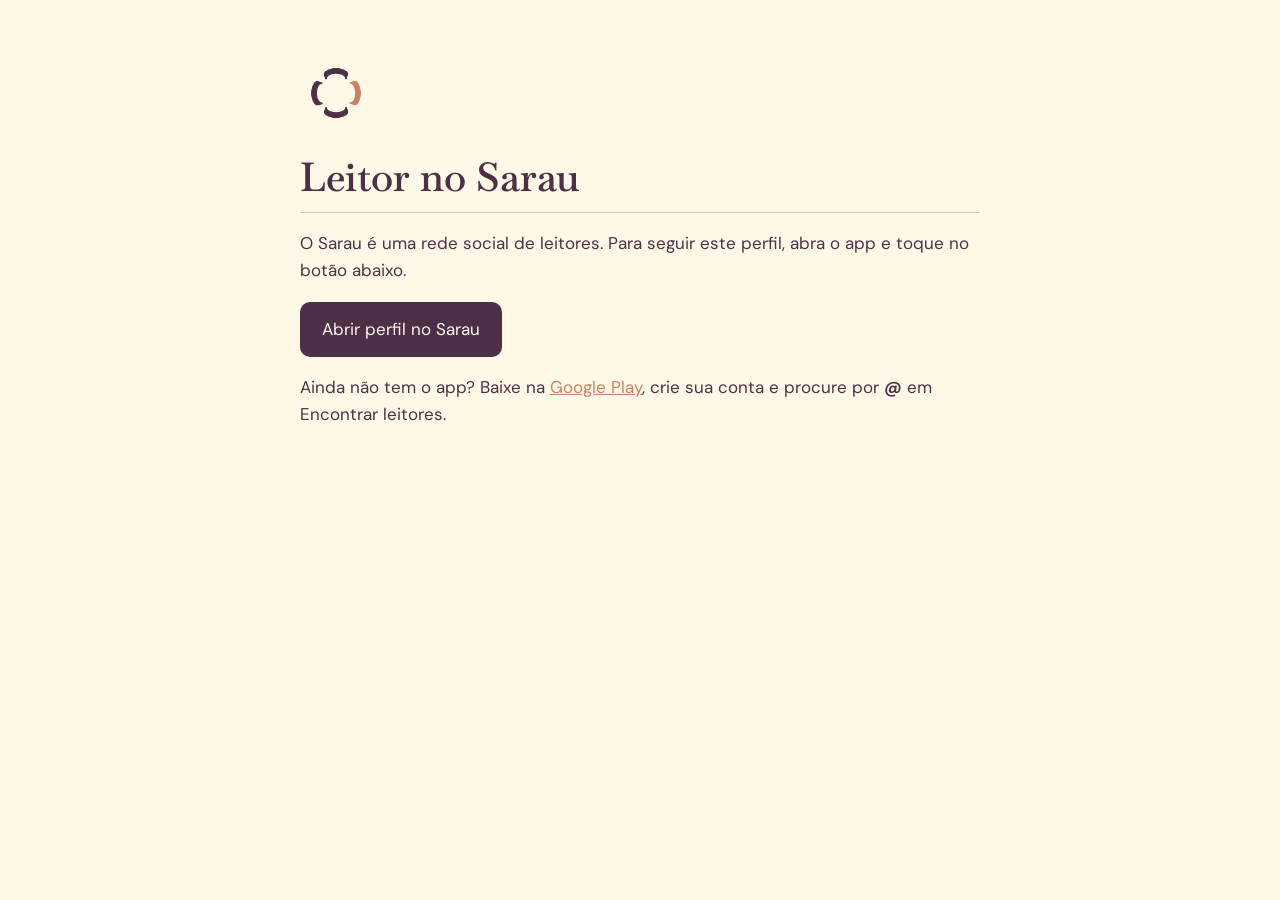
<file: u/index.html>
<!doctype html><html lang="pt-BR"><head><meta charset="utf-8"><meta name="viewport" content="width=device-width,initial-scale=1">
<title>Perfil · Sarau</title>
<link href="https://fonts.googleapis.com/css2?family=Baskervville:wght@600&family=DM+Sans:wght@400;500&display=swap" rel="stylesheet">
<link rel="stylesheet" href="../estilo.css"></head><body><main>
<p><img src="../simbolo.png" alt="" width="72" height="72"></p>
<h1 id="titulo">Leitor no Sarau</h1>
<p>O Sarau é uma rede social de leitores. Para seguir este perfil, abra o app e toque no botão abaixo.</p>
<p><a class="botao" id="abrir" href="#">Abrir perfil no Sarau</a></p>
<p>Ainda não tem o app? Baixe na <a href="https://play.google.com/store/apps/details?id=app.sarau.leitura">Google Play</a>, crie sua conta e procure por <strong id="arroba">@</strong> em Encontrar leitores.</p>
<script>
var u=(new URLSearchParams(location.search).get('usuario')||'').toLowerCase().replace(/[^a-z0-9_.]/g,'').slice(0,20);
if(u){document.getElementById('titulo').textContent='@'+u+' no Sarau';document.getElementById('arroba').textContent='@'+u;}
document.getElementById('abrir').href='sarau://perfil/'+u;
</script>
</main></body></html>
</file>
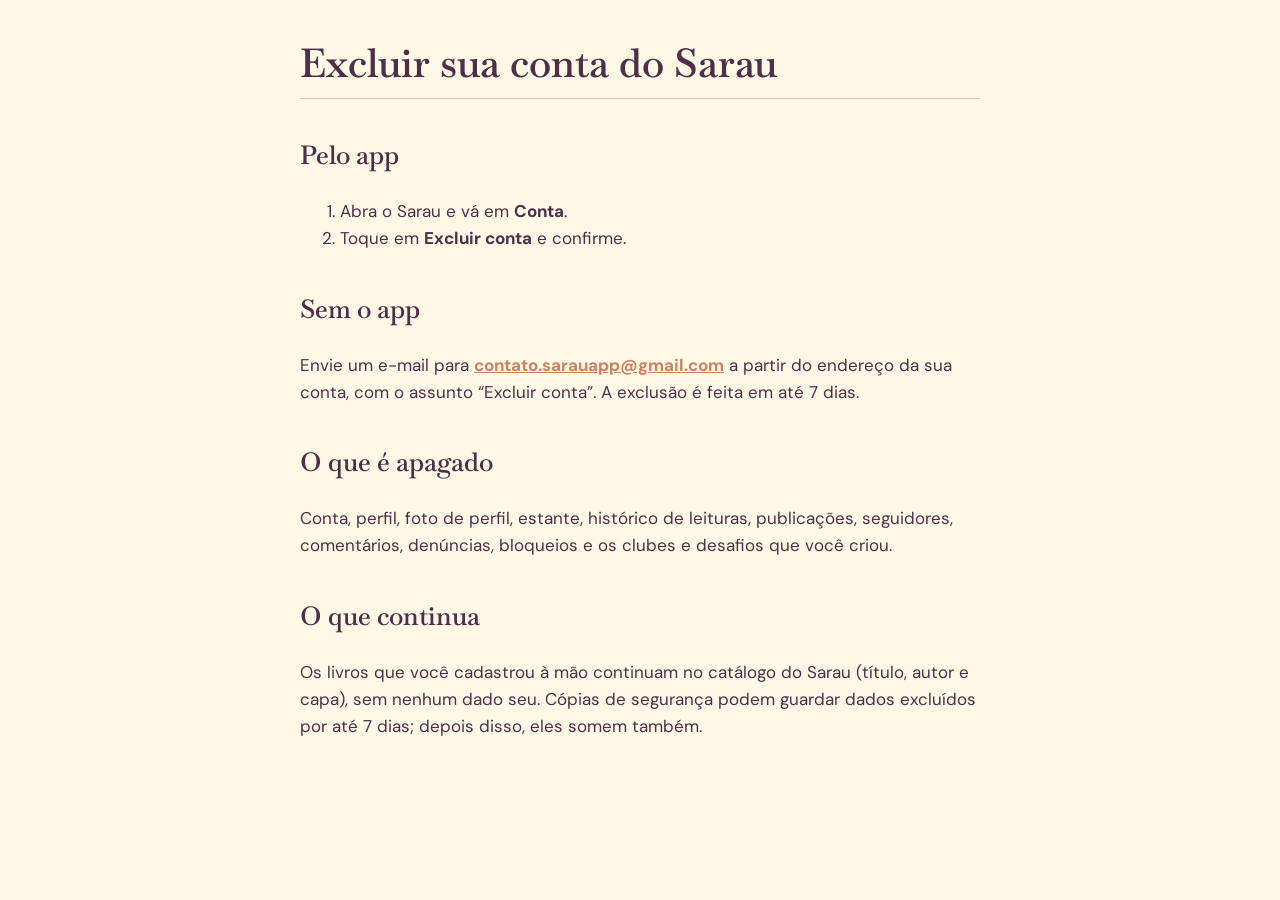
<file: excluir-conta.html>
<!doctype html><html lang="pt-BR"><head><meta charset="utf-8"><meta name="viewport" content="width=device-width,initial-scale=1">
<title>Excluir conta · Sarau</title>
<link href="https://fonts.googleapis.com/css2?family=Baskervville:wght@600&family=DM+Sans:wght@400;500&display=swap" rel="stylesheet">
<link rel="stylesheet" href="estilo.css"></head><body><main>
<h1>Excluir sua conta do Sarau</h1>
<h2>Pelo app</h2>
<ol><li>Abra o Sarau e vá em <strong>Conta</strong>.</li><li>Toque em <strong>Excluir conta</strong> e confirme.</li></ol>
<h2>Sem o app</h2>
<p>Envie um e-mail para <a href="mailto:contato.sarauapp@gmail.com?subject=Excluir%20conta"><strong>contato.sarauapp@gmail.com</strong></a> a partir do endereço da sua conta, com o assunto “Excluir conta”. A exclusão é feita em até 7 dias.</p>
<h2>O que é apagado</h2>
<p>Conta, perfil, foto de perfil, estante, histórico de leituras, publicações, seguidores, comentários, denúncias, bloqueios e os clubes e desafios que você criou.</p>
<h2>O que continua</h2>
<p>Os livros que você cadastrou à mão continuam no catálogo do Sarau (título, autor e capa), sem nenhum dado seu. Cópias de segurança podem guardar dados excluídos por até 7 dias; depois disso, eles somem também.</p>
</main></body></html>
</file>
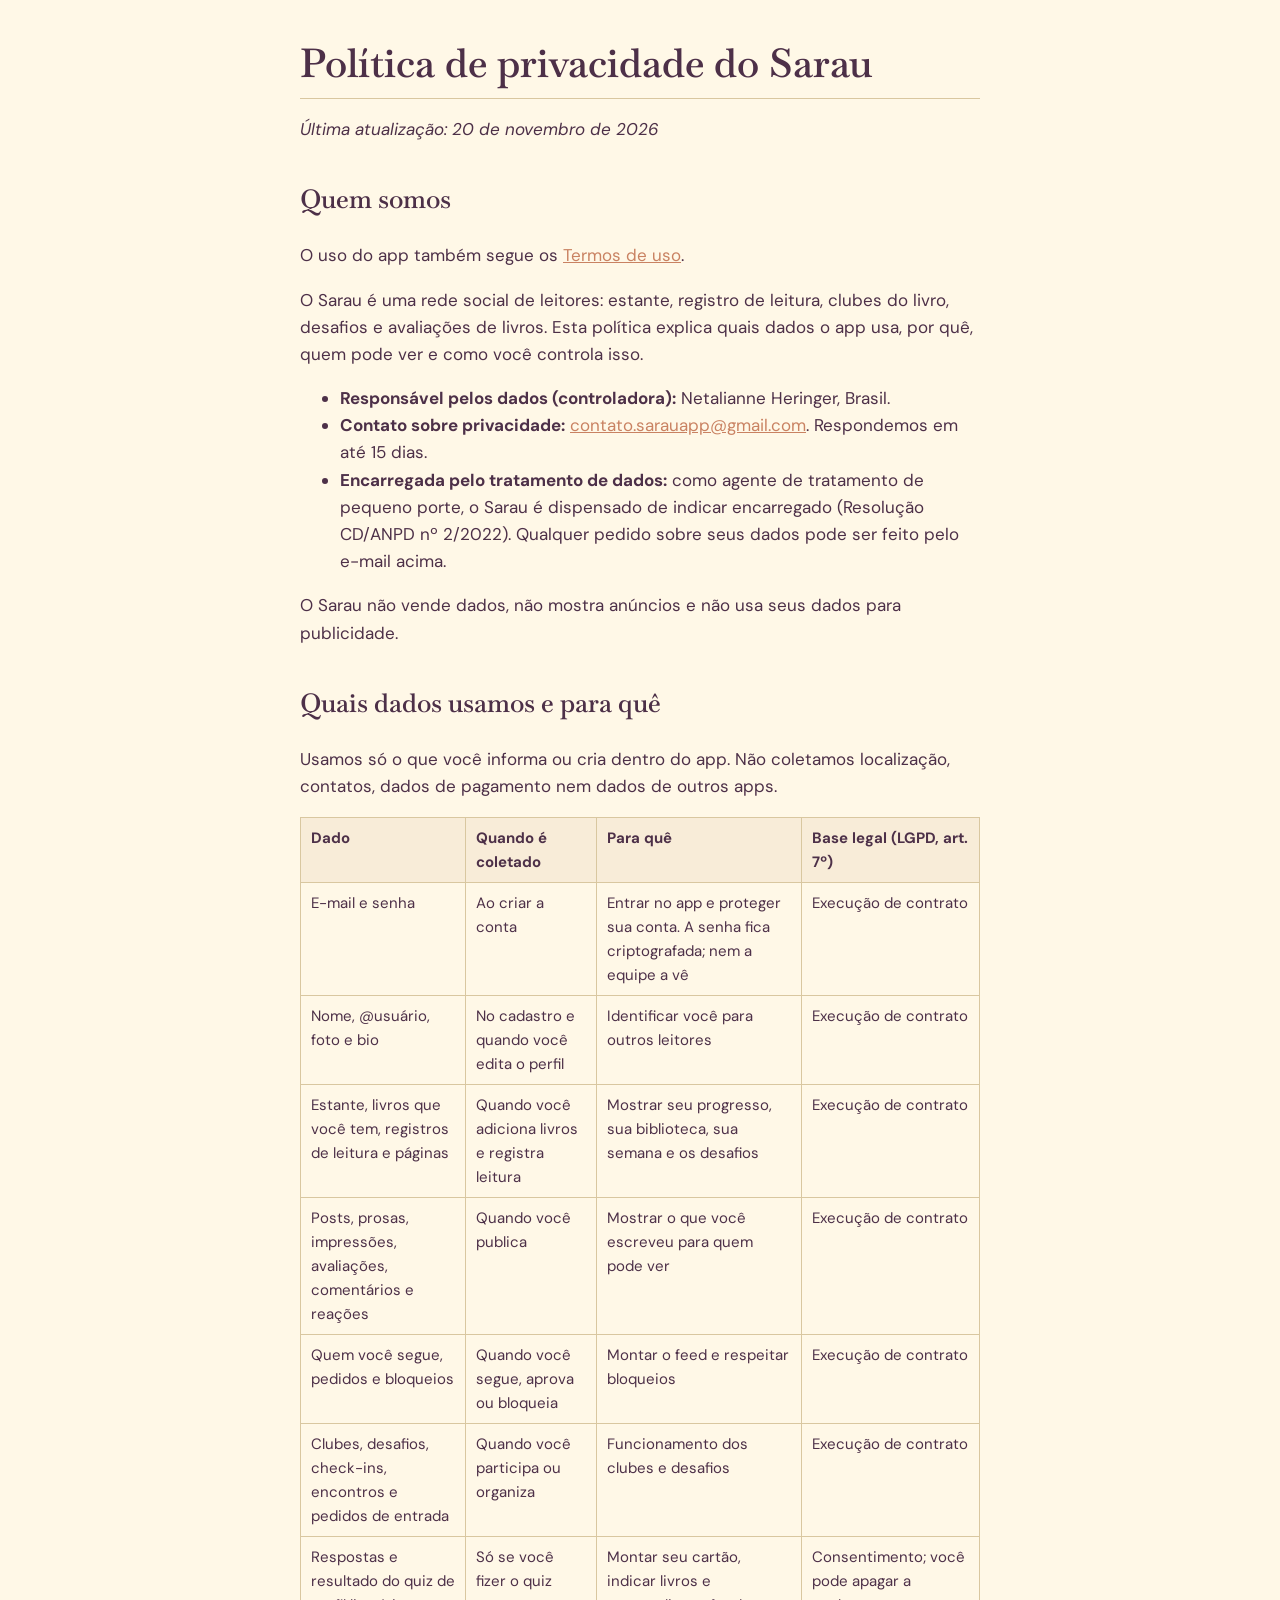
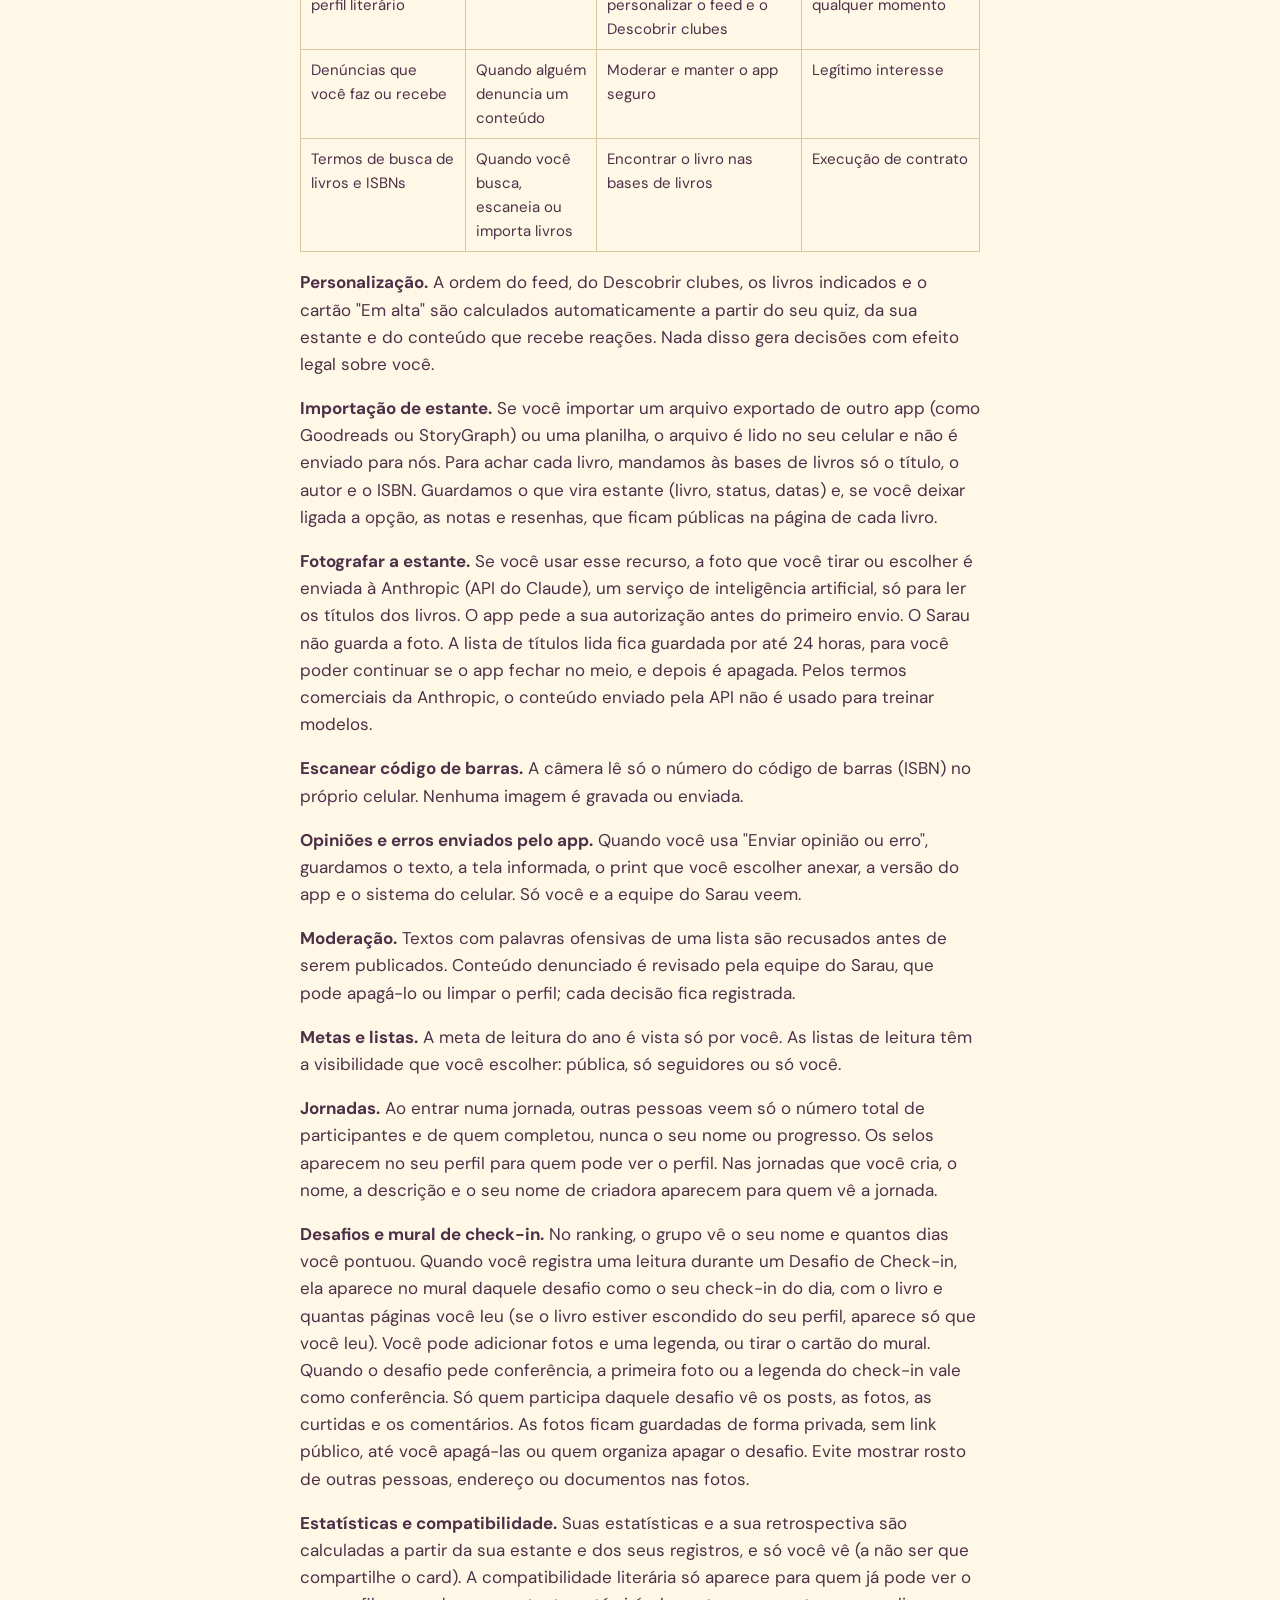
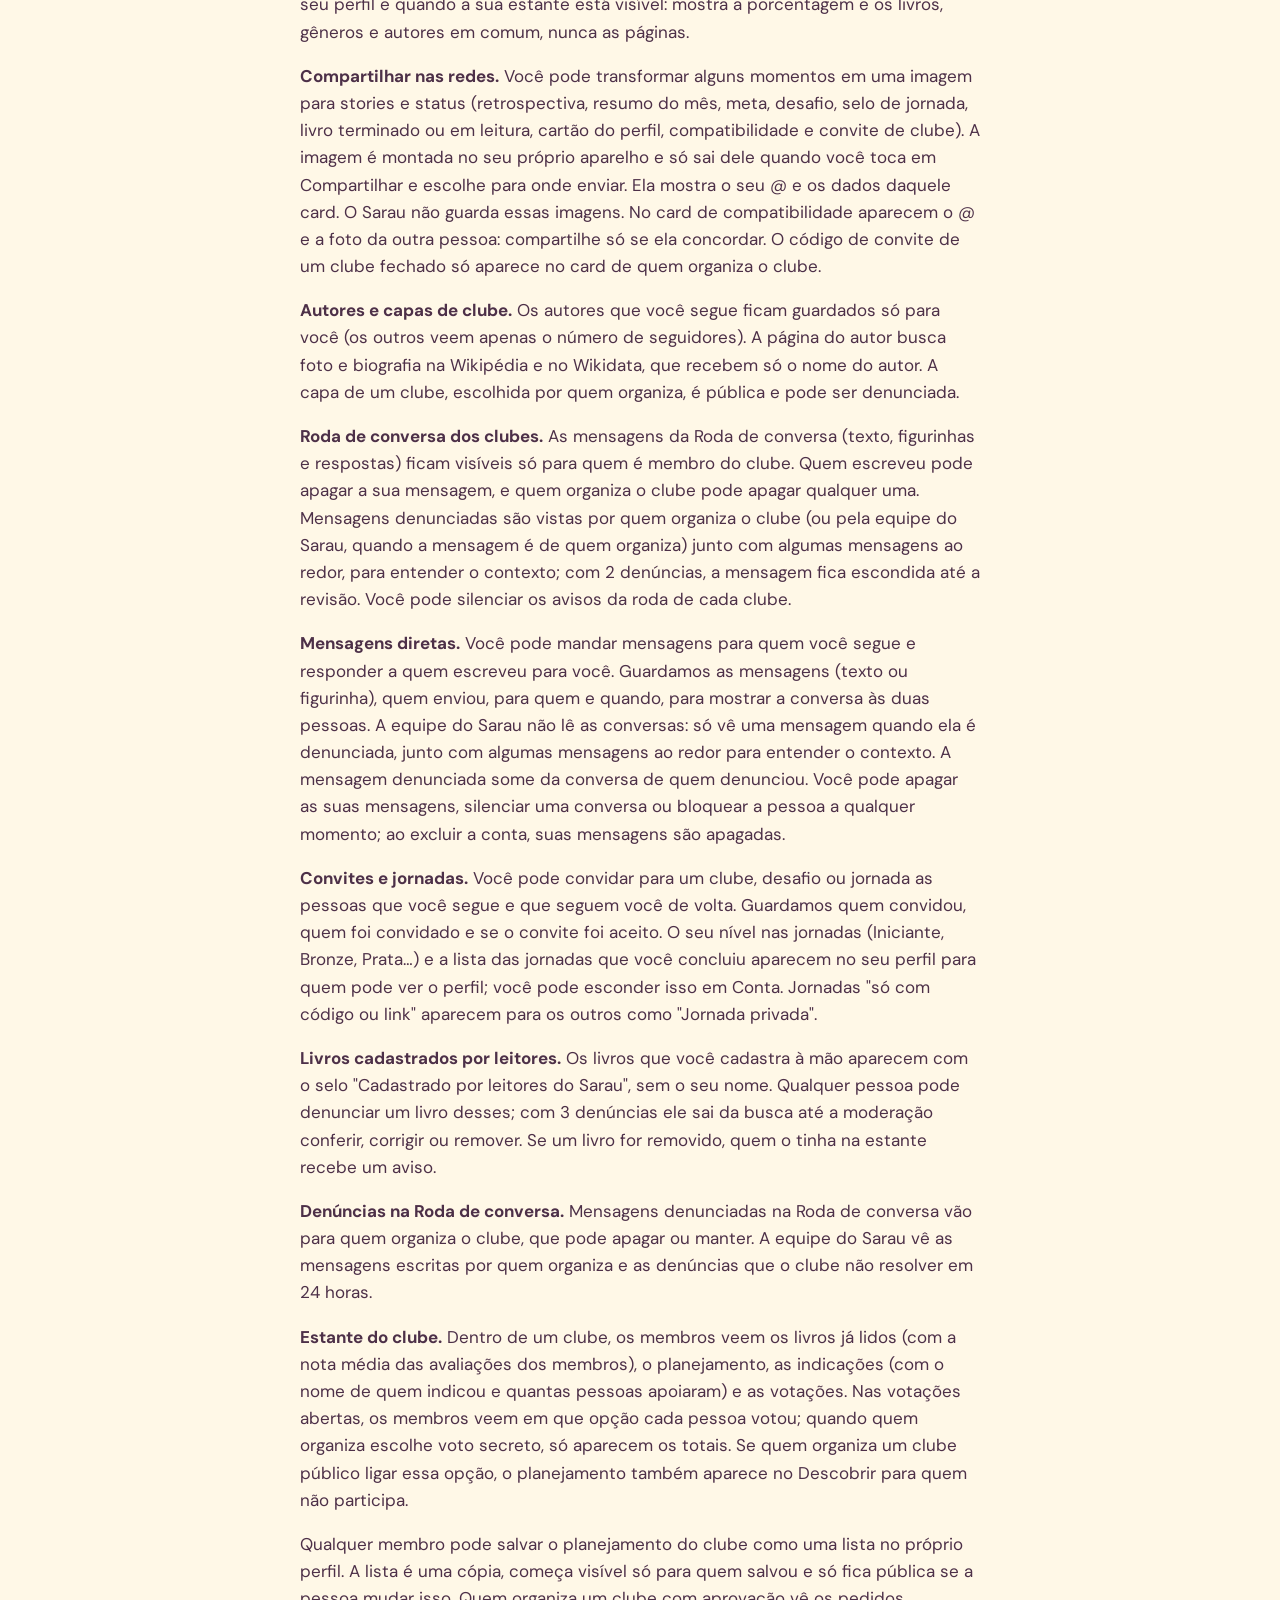
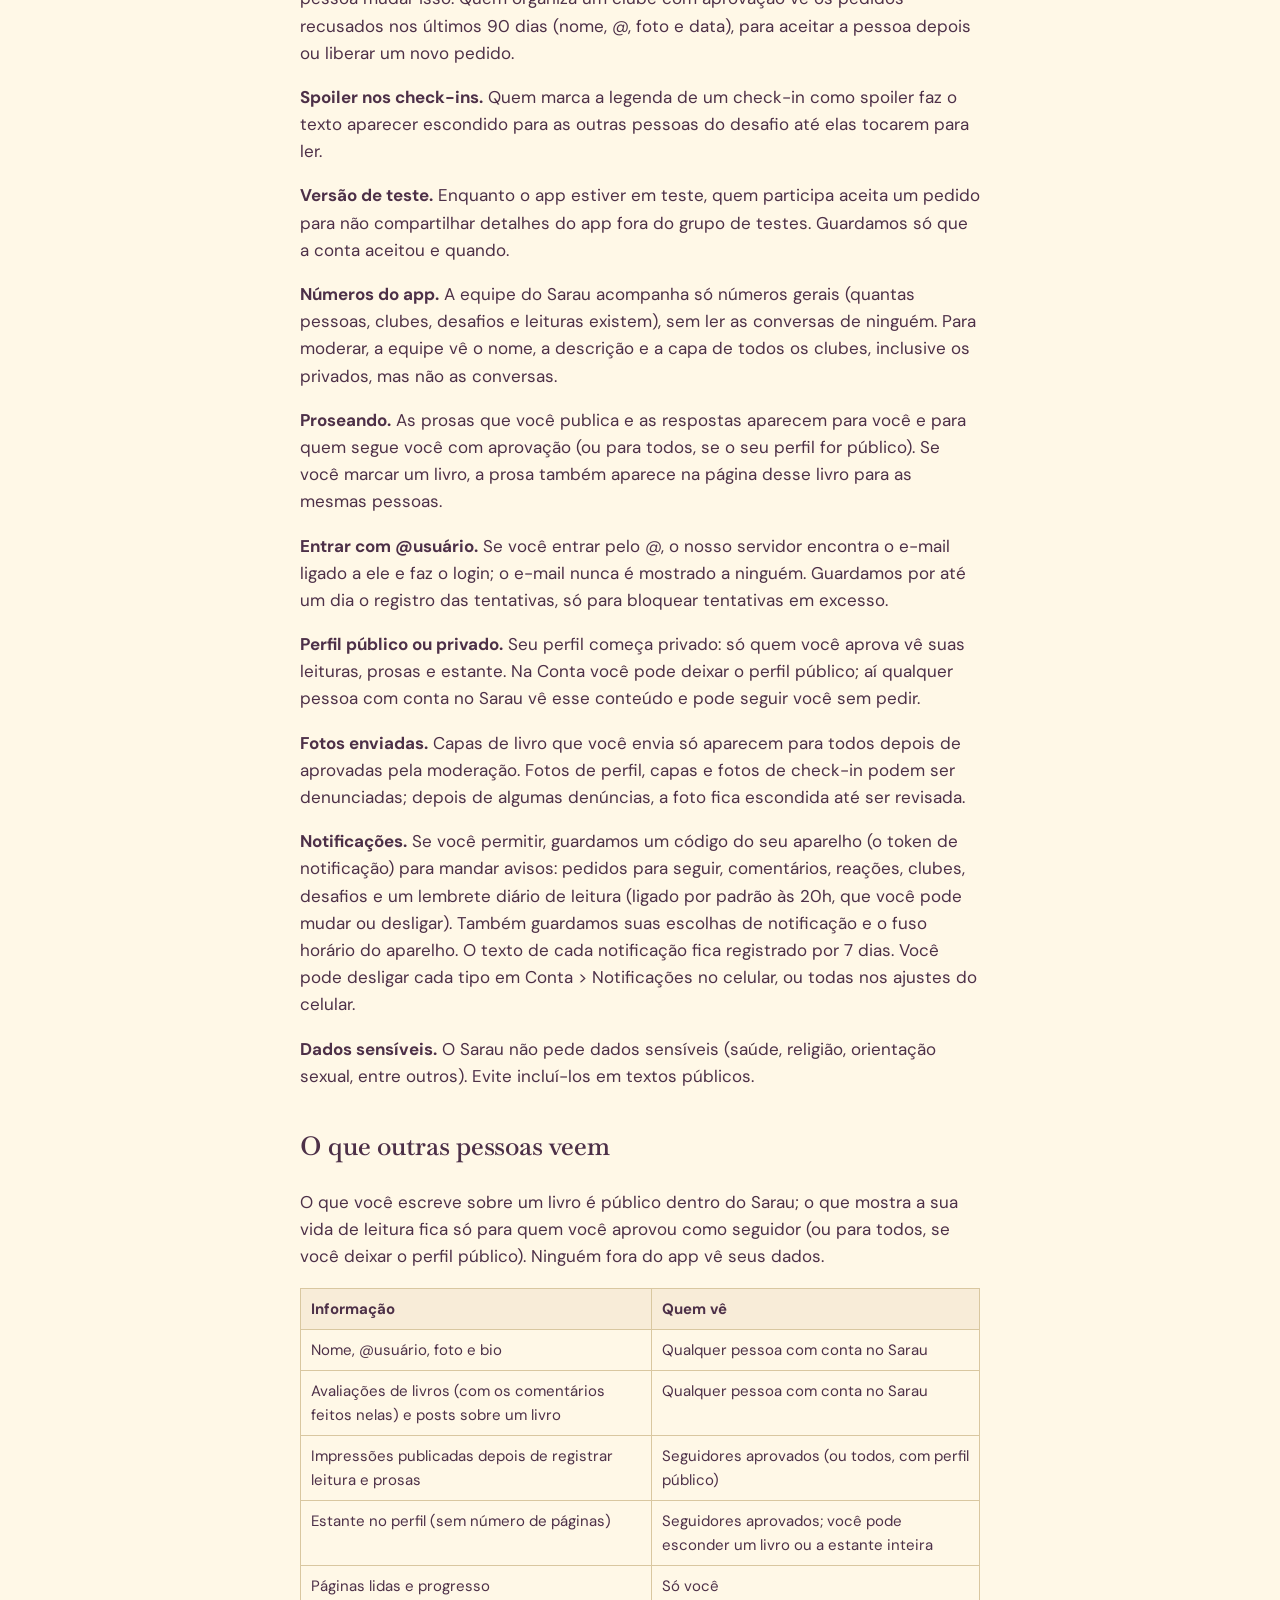
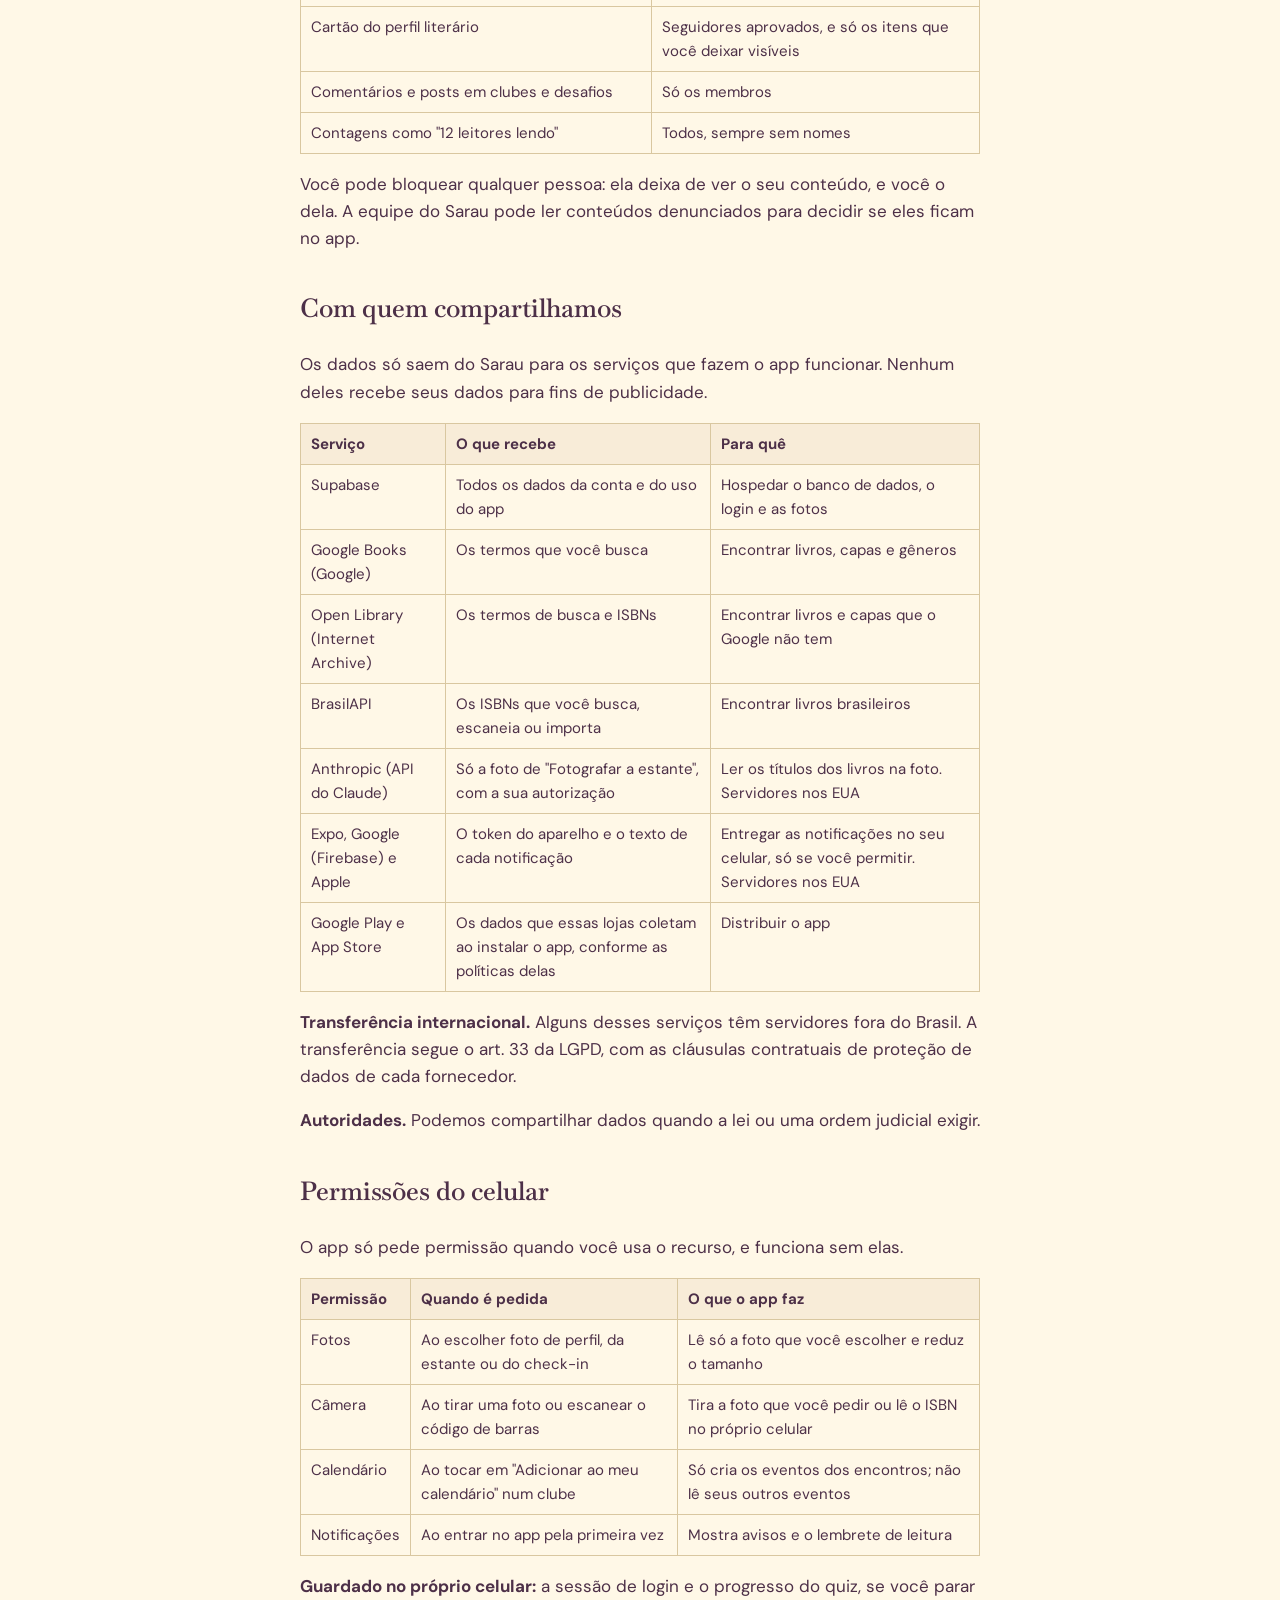
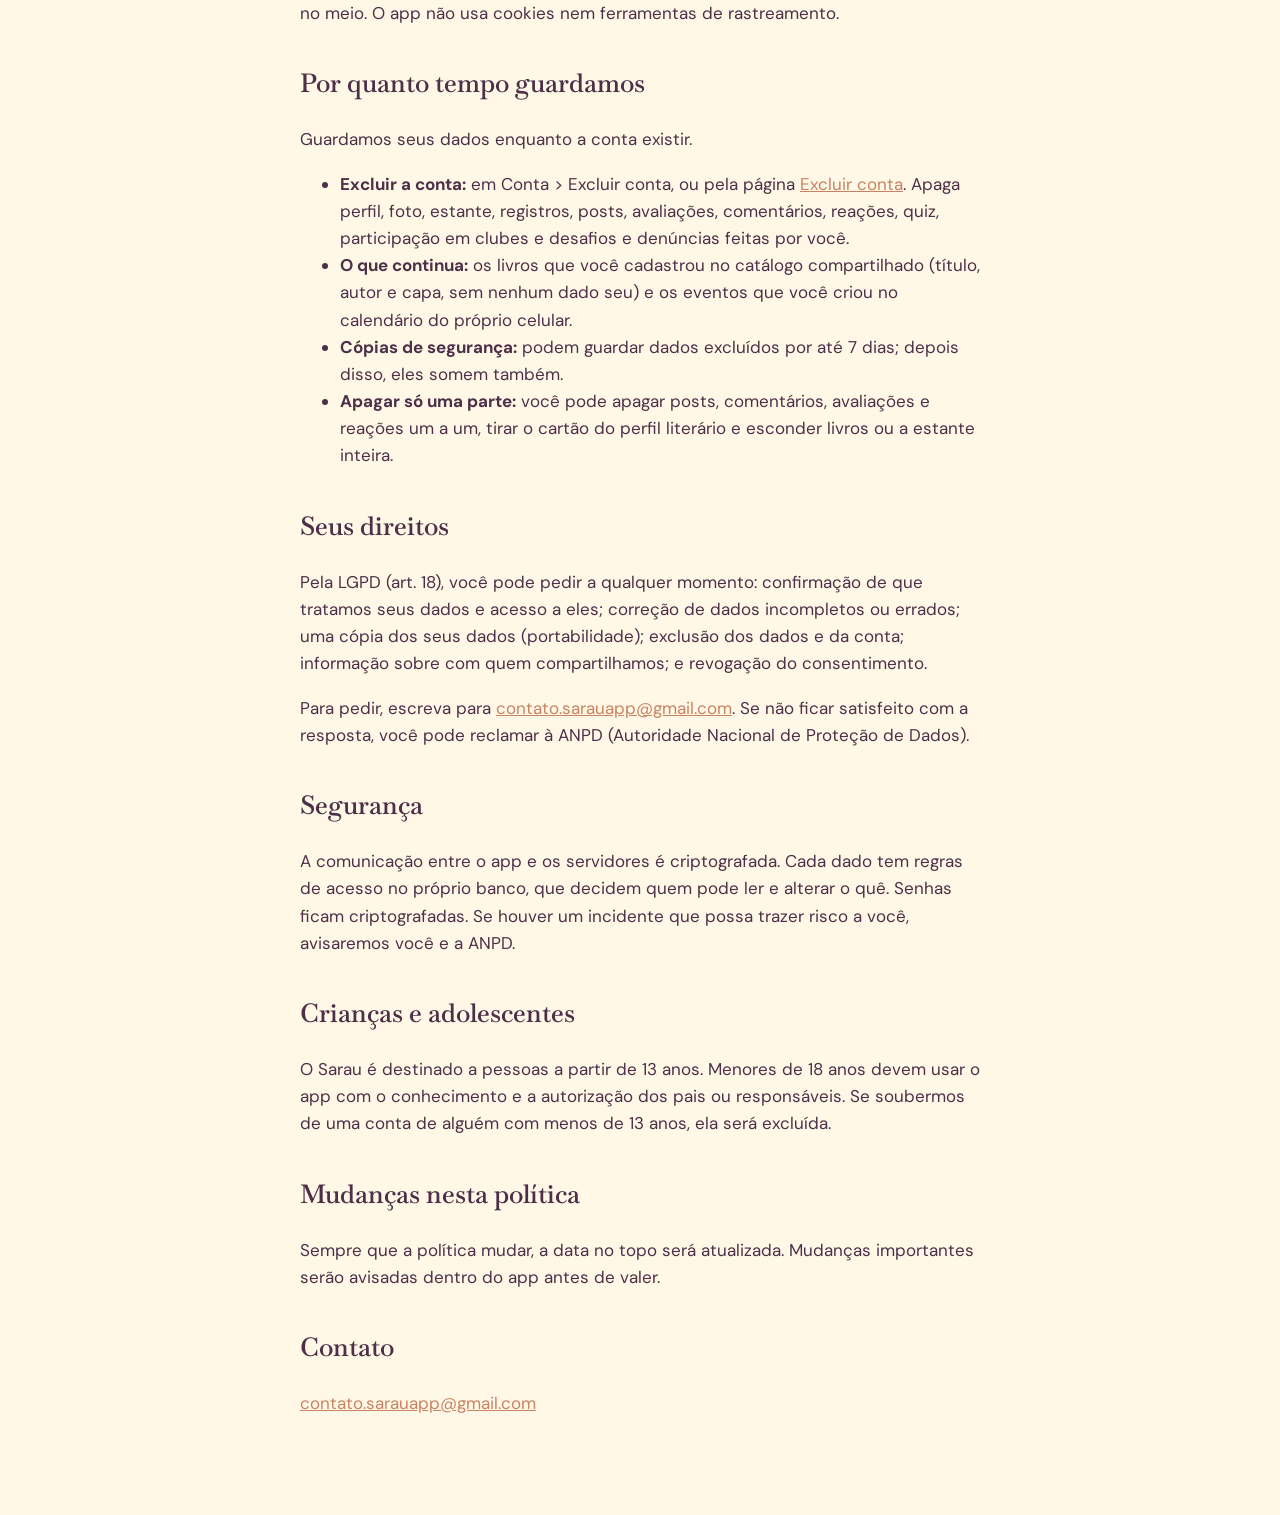
<file: privacidade.html>
<!doctype html><html lang="pt-BR"><head><meta charset="utf-8"><meta name="viewport" content="width=device-width,initial-scale=1">
<title>Política de privacidade · Sarau</title>
<link href="https://fonts.googleapis.com/css2?family=Baskervville:wght@600&family=DM+Sans:wght@400;500&display=swap" rel="stylesheet">
<link rel="stylesheet" href="estilo.css"></head><body><main>
<h1>Política de privacidade do Sarau</h1>
<p><em>Última atualização: 20 de novembro de 2026</em></p>

<h2>Quem somos</h2>
<p>O uso do app também segue os <a href="termos.html">Termos de uso</a>.</p>
<p>O Sarau é uma rede social de leitores: estante, registro de leitura, clubes do livro, desafios e avaliações de livros. Esta política explica quais dados o app usa, por quê, quem pode ver e como você controla isso.</p>
<ul>
<li><strong>Responsável pelos dados (controladora):</strong> Netalianne Heringer, Brasil.</li>
<li><strong>Contato sobre privacidade:</strong> <a href="mailto:contato.sarauapp@gmail.com">contato.sarauapp@gmail.com</a>. Respondemos em até 15 dias.</li>
<li><strong>Encarregada pelo tratamento de dados:</strong> como agente de tratamento de pequeno porte, o Sarau é dispensado de indicar encarregado (Resolução CD/ANPD nº 2/2022). Qualquer pedido sobre seus dados pode ser feito pelo e-mail acima.</li>
</ul>
<p>O Sarau não vende dados, não mostra anúncios e não usa seus dados para publicidade.</p>

<h2>Quais dados usamos e para quê</h2>
<p>Usamos só o que você informa ou cria dentro do app. Não coletamos localização, contatos, dados de pagamento nem dados de outros apps.</p>
<table>
<tr><th>Dado</th><th>Quando é coletado</th><th>Para quê</th><th>Base legal (LGPD, art. 7º)</th></tr>
<tr><td>E-mail e senha</td><td>Ao criar a conta</td><td>Entrar no app e proteger sua conta. A senha fica criptografada; nem a equipe a vê</td><td>Execução de contrato</td></tr>
<tr><td>Nome, @usuário, foto e bio</td><td>No cadastro e quando você edita o perfil</td><td>Identificar você para outros leitores</td><td>Execução de contrato</td></tr>
<tr><td>Estante, livros que você tem, registros de leitura e páginas</td><td>Quando você adiciona livros e registra leitura</td><td>Mostrar seu progresso, sua biblioteca, sua semana e os desafios</td><td>Execução de contrato</td></tr>
<tr><td>Posts, prosas, impressões, avaliações, comentários e reações</td><td>Quando você publica</td><td>Mostrar o que você escreveu para quem pode ver</td><td>Execução de contrato</td></tr>
<tr><td>Quem você segue, pedidos e bloqueios</td><td>Quando você segue, aprova ou bloqueia</td><td>Montar o feed e respeitar bloqueios</td><td>Execução de contrato</td></tr>
<tr><td>Clubes, desafios, check-ins, encontros e pedidos de entrada</td><td>Quando você participa ou organiza</td><td>Funcionamento dos clubes e desafios</td><td>Execução de contrato</td></tr>
<tr><td>Respostas e resultado do quiz de perfil literário</td><td>Só se você fizer o quiz</td><td>Montar seu cartão, indicar livros e personalizar o feed e o Descobrir clubes</td><td>Consentimento; você pode apagar a qualquer momento</td></tr>
<tr><td>Denúncias que você faz ou recebe</td><td>Quando alguém denuncia um conteúdo</td><td>Moderar e manter o app seguro</td><td>Legítimo interesse</td></tr>
<tr><td>Termos de busca de livros e ISBNs</td><td>Quando você busca, escaneia ou importa livros</td><td>Encontrar o livro nas bases de livros</td><td>Execução de contrato</td></tr>
</table>

<p><strong>Personalização.</strong> A ordem do feed, do Descobrir clubes, os livros indicados e o cartão "Em alta" são calculados automaticamente a partir do seu quiz, da sua estante e do conteúdo que recebe reações. Nada disso gera decisões com efeito legal sobre você.</p>
<p><strong>Importação de estante.</strong> Se você importar um arquivo exportado de outro app (como Goodreads ou StoryGraph) ou uma planilha, o arquivo é lido no seu celular e não é enviado para nós. Para achar cada livro, mandamos às bases de livros só o título, o autor e o ISBN. Guardamos o que vira estante (livro, status, datas) e, se você deixar ligada a opção, as notas e resenhas, que ficam públicas na página de cada livro.</p>
<p><strong>Fotografar a estante.</strong> Se você usar esse recurso, a foto que você tirar ou escolher é enviada à Anthropic (API do Claude), um serviço de inteligência artificial, só para ler os títulos dos livros. O app pede a sua autorização antes do primeiro envio. O Sarau não guarda a foto. A lista de títulos lida fica guardada por até 24 horas, para você poder continuar se o app fechar no meio, e depois é apagada. Pelos termos comerciais da Anthropic, o conteúdo enviado pela API não é usado para treinar modelos.</p>
<p><strong>Escanear código de barras.</strong> A câmera lê só o número do código de barras (ISBN) no próprio celular. Nenhuma imagem é gravada ou enviada.</p>
<p><strong>Opiniões e erros enviados pelo app.</strong> Quando você usa "Enviar opinião ou erro", guardamos o texto, a tela informada, o print que você escolher anexar, a versão do app e o sistema do celular. Só você e a equipe do Sarau veem.</p>
<p><strong>Moderação.</strong> Textos com palavras ofensivas de uma lista são recusados antes de serem publicados. Conteúdo denunciado é revisado pela equipe do Sarau, que pode apagá-lo ou limpar o perfil; cada decisão fica registrada.</p>
<p><strong>Metas e listas.</strong> A meta de leitura do ano é vista só por você. As listas de leitura têm a visibilidade que você escolher: pública, só seguidores ou só você.</p>
<p><strong>Jornadas.</strong> Ao entrar numa jornada, outras pessoas veem só o número total de participantes e de quem completou, nunca o seu nome ou progresso. Os selos aparecem no seu perfil para quem pode ver o perfil. Nas jornadas que você cria, o nome, a descrição e o seu nome de criadora aparecem para quem vê a jornada.</p>
<p><strong>Desafios e mural de check-in.</strong> No ranking, o grupo vê o seu nome e quantos dias você pontuou. Quando você registra uma leitura durante um Desafio de Check-in, ela aparece no mural daquele desafio como o seu check-in do dia, com o livro e quantas páginas você leu (se o livro estiver escondido do seu perfil, aparece só que você leu). Você pode adicionar fotos e uma legenda, ou tirar o cartão do mural. Quando o desafio pede conferência, a primeira foto ou a legenda do check-in vale como conferência. Só quem participa daquele desafio vê os posts, as fotos, as curtidas e os comentários. As fotos ficam guardadas de forma privada, sem link público, até você apagá-las ou quem organiza apagar o desafio. Evite mostrar rosto de outras pessoas, endereço ou documentos nas fotos.</p>
<p><strong>Estatísticas e compatibilidade.</strong> Suas estatísticas e a sua retrospectiva são calculadas a partir da sua estante e dos seus registros, e só você vê (a não ser que compartilhe o card). A compatibilidade literária só aparece para quem já pode ver o seu perfil e quando a sua estante está visível: mostra a porcentagem e os livros, gêneros e autores em comum, nunca as páginas.</p>
<p><strong>Compartilhar nas redes.</strong> Você pode transformar alguns momentos em uma imagem para stories e status (retrospectiva, resumo do mês, meta, desafio, selo de jornada, livro terminado ou em leitura, cartão do perfil, compatibilidade e convite de clube). A imagem é montada no seu próprio aparelho e só sai dele quando você toca em Compartilhar e escolhe para onde enviar. Ela mostra o seu @ e os dados daquele card. O Sarau não guarda essas imagens. No card de compatibilidade aparecem o @ e a foto da outra pessoa: compartilhe só se ela concordar. O código de convite de um clube fechado só aparece no card de quem organiza o clube.</p>
<p><strong>Autores e capas de clube.</strong> Os autores que você segue ficam guardados só para você (os outros veem apenas o número de seguidores). A página do autor busca foto e biografia na Wikipédia e no Wikidata, que recebem só o nome do autor. A capa de um clube, escolhida por quem organiza, é pública e pode ser denunciada.</p>
<p><strong>Roda de conversa dos clubes.</strong> As mensagens da Roda de conversa (texto, figurinhas e respostas) ficam visíveis só para quem é membro do clube. Quem escreveu pode apagar a sua mensagem, e quem organiza o clube pode apagar qualquer uma. Mensagens denunciadas são vistas por quem organiza o clube (ou pela equipe do Sarau, quando a mensagem é de quem organiza) junto com algumas mensagens ao redor, para entender o contexto; com 2 denúncias, a mensagem fica escondida até a revisão. Você pode silenciar os avisos da roda de cada clube.</p>
<p><strong>Mensagens diretas.</strong> Você pode mandar mensagens para quem você segue e responder a quem escreveu para você. Guardamos as mensagens (texto ou figurinha), quem enviou, para quem e quando, para mostrar a conversa às duas pessoas. A equipe do Sarau não lê as conversas: só vê uma mensagem quando ela é denunciada, junto com algumas mensagens ao redor para entender o contexto. A mensagem denunciada some da conversa de quem denunciou. Você pode apagar as suas mensagens, silenciar uma conversa ou bloquear a pessoa a qualquer momento; ao excluir a conta, suas mensagens são apagadas.</p>
<p><strong>Convites e jornadas.</strong> Você pode convidar para um clube, desafio ou jornada as pessoas que você segue e que seguem você de volta. Guardamos quem convidou, quem foi convidado e se o convite foi aceito. O seu nível nas jornadas (Iniciante, Bronze, Prata…) e a lista das jornadas que você concluiu aparecem no seu perfil para quem pode ver o perfil; você pode esconder isso em Conta. Jornadas "só com código ou link" aparecem para os outros como "Jornada privada".</p>
<p><strong>Livros cadastrados por leitores.</strong> Os livros que você cadastra à mão aparecem com o selo "Cadastrado por leitores do Sarau", sem o seu nome. Qualquer pessoa pode denunciar um livro desses; com 3 denúncias ele sai da busca até a moderação conferir, corrigir ou remover. Se um livro for removido, quem o tinha na estante recebe um aviso.</p>
<p><strong>Denúncias na Roda de conversa.</strong> Mensagens denunciadas na Roda de conversa vão para quem organiza o clube, que pode apagar ou manter. A equipe do Sarau vê as mensagens escritas por quem organiza e as denúncias que o clube não resolver em 24 horas.</p>
<p><strong>Estante do clube.</strong> Dentro de um clube, os membros veem os livros já lidos (com a nota média das avaliações dos membros), o planejamento, as indicações (com o nome de quem indicou e quantas pessoas apoiaram) e as votações. Nas votações abertas, os membros veem em que opção cada pessoa votou; quando quem organiza escolhe voto secreto, só aparecem os totais. Se quem organiza um clube público ligar essa opção, o planejamento também aparece no Descobrir para quem não participa.</p>
<p>Qualquer membro pode salvar o planejamento do clube como uma lista no próprio perfil. A lista é uma cópia, começa visível só para quem salvou e só fica pública se a pessoa mudar isso. Quem organiza um clube com aprovação vê os pedidos recusados nos últimos 90 dias (nome, @, foto e data), para aceitar a pessoa depois ou liberar um novo pedido.</p>
<p><strong>Spoiler nos check-ins.</strong> Quem marca a legenda de um check-in como spoiler faz o texto aparecer escondido para as outras pessoas do desafio até elas tocarem para ler.</p>
<p><strong>Versão de teste.</strong> Enquanto o app estiver em teste, quem participa aceita um pedido para não compartilhar detalhes do app fora do grupo de testes. Guardamos só que a conta aceitou e quando.</p>
<p><strong>Números do app.</strong> A equipe do Sarau acompanha só números gerais (quantas pessoas, clubes, desafios e leituras existem), sem ler as conversas de ninguém. Para moderar, a equipe vê o nome, a descrição e a capa de todos os clubes, inclusive os privados, mas não as conversas.</p>
<p><strong>Proseando.</strong> As prosas que você publica e as respostas aparecem para você e para quem segue você com aprovação (ou para todos, se o seu perfil for público). Se você marcar um livro, a prosa também aparece na página desse livro para as mesmas pessoas.</p>
<p><strong>Entrar com @usuário.</strong> Se você entrar pelo @, o nosso servidor encontra o e-mail ligado a ele e faz o login; o e-mail nunca é mostrado a ninguém. Guardamos por até um dia o registro das tentativas, só para bloquear tentativas em excesso.</p>
<p><strong>Perfil público ou privado.</strong> Seu perfil começa privado: só quem você aprova vê suas leituras, prosas e estante. Na Conta você pode deixar o perfil público; aí qualquer pessoa com conta no Sarau vê esse conteúdo e pode seguir você sem pedir.</p>
<p><strong>Fotos enviadas.</strong> Capas de livro que você envia só aparecem para todos depois de aprovadas pela moderação. Fotos de perfil, capas e fotos de check-in podem ser denunciadas; depois de algumas denúncias, a foto fica escondida até ser revisada.</p>
<p><strong>Notificações.</strong> Se você permitir, guardamos um código do seu aparelho (o token de notificação) para mandar avisos: pedidos para seguir, comentários, reações, clubes, desafios e um lembrete diário de leitura (ligado por padrão às 20h, que você pode mudar ou desligar). Também guardamos suas escolhas de notificação e o fuso horário do aparelho. O texto de cada notificação fica registrado por 7 dias. Você pode desligar cada tipo em Conta &gt; Notificações no celular, ou todas nos ajustes do celular.</p>
<p><strong>Dados sensíveis.</strong> O Sarau não pede dados sensíveis (saúde, religião, orientação sexual, entre outros). Evite incluí-los em textos públicos.</p>

<h2>O que outras pessoas veem</h2>
<p>O que você escreve sobre um livro é público dentro do Sarau; o que mostra a sua vida de leitura fica só para quem você aprovou como seguidor (ou para todos, se você deixar o perfil público). Ninguém fora do app vê seus dados.</p>
<table>
<tr><th>Informação</th><th>Quem vê</th></tr>
<tr><td>Nome, @usuário, foto e bio</td><td>Qualquer pessoa com conta no Sarau</td></tr>
<tr><td>Avaliações de livros (com os comentários feitos nelas) e posts sobre um livro</td><td>Qualquer pessoa com conta no Sarau</td></tr>
<tr><td>Impressões publicadas depois de registrar leitura e prosas</td><td>Seguidores aprovados (ou todos, com perfil público)</td></tr>
<tr><td>Estante no perfil (sem número de páginas)</td><td>Seguidores aprovados; você pode esconder um livro ou a estante inteira</td></tr>
<tr><td>Páginas lidas e progresso</td><td>Só você</td></tr>
<tr><td>Cartão do perfil literário</td><td>Seguidores aprovados, e só os itens que você deixar visíveis</td></tr>
<tr><td>Comentários e posts em clubes e desafios</td><td>Só os membros</td></tr>
<tr><td>Contagens como "12 leitores lendo"</td><td>Todos, sempre sem nomes</td></tr>
</table>
<p>Você pode bloquear qualquer pessoa: ela deixa de ver o seu conteúdo, e você o dela. A equipe do Sarau pode ler conteúdos denunciados para decidir se eles ficam no app.</p>

<h2>Com quem compartilhamos</h2>
<p>Os dados só saem do Sarau para os serviços que fazem o app funcionar. Nenhum deles recebe seus dados para fins de publicidade.</p>
<table>
<tr><th>Serviço</th><th>O que recebe</th><th>Para quê</th></tr>
<tr><td>Supabase</td><td>Todos os dados da conta e do uso do app</td><td>Hospedar o banco de dados, o login e as fotos</td></tr>
<tr><td>Google Books (Google)</td><td>Os termos que você busca</td><td>Encontrar livros, capas e gêneros</td></tr>
<tr><td>Open Library (Internet Archive)</td><td>Os termos de busca e ISBNs</td><td>Encontrar livros e capas que o Google não tem</td></tr>
<tr><td>BrasilAPI</td><td>Os ISBNs que você busca, escaneia ou importa</td><td>Encontrar livros brasileiros</td></tr>
<tr><td>Anthropic (API do Claude)</td><td>Só a foto de "Fotografar a estante", com a sua autorização</td><td>Ler os títulos dos livros na foto. Servidores nos EUA</td></tr>
<tr><td>Expo, Google (Firebase) e Apple</td><td>O token do aparelho e o texto de cada notificação</td><td>Entregar as notificações no seu celular, só se você permitir. Servidores nos EUA</td></tr>
<tr><td>Google Play e App Store</td><td>Os dados que essas lojas coletam ao instalar o app, conforme as políticas delas</td><td>Distribuir o app</td></tr>
</table>
<p><strong>Transferência internacional.</strong> Alguns desses serviços têm servidores fora do Brasil. A transferência segue o art. 33 da LGPD, com as cláusulas contratuais de proteção de dados de cada fornecedor.</p>
<p><strong>Autoridades.</strong> Podemos compartilhar dados quando a lei ou uma ordem judicial exigir.</p>

<h2>Permissões do celular</h2>
<p>O app só pede permissão quando você usa o recurso, e funciona sem elas.</p>
<table>
<tr><th>Permissão</th><th>Quando é pedida</th><th>O que o app faz</th></tr>
<tr><td>Fotos</td><td>Ao escolher foto de perfil, da estante ou do check-in</td><td>Lê só a foto que você escolher e reduz o tamanho</td></tr>
<tr><td>Câmera</td><td>Ao tirar uma foto ou escanear o código de barras</td><td>Tira a foto que você pedir ou lê o ISBN no próprio celular</td></tr>
<tr><td>Calendário</td><td>Ao tocar em "Adicionar ao meu calendário" num clube</td><td>Só cria os eventos dos encontros; não lê seus outros eventos</td></tr>
<tr><td>Notificações</td><td>Ao entrar no app pela primeira vez</td><td>Mostra avisos e o lembrete de leitura</td></tr>
</table>
<p><strong>Guardado no próprio celular:</strong> a sessão de login e o progresso do quiz, se você parar no meio. O app não usa cookies nem ferramentas de rastreamento.</p>

<h2>Por quanto tempo guardamos</h2>
<p>Guardamos seus dados enquanto a conta existir.</p>
<ul>
<li><strong>Excluir a conta:</strong> em Conta &gt; Excluir conta, ou pela página <a href="excluir-conta.html">Excluir conta</a>. Apaga perfil, foto, estante, registros, posts, avaliações, comentários, reações, quiz, participação em clubes e desafios e denúncias feitas por você.</li>
<li><strong>O que continua:</strong> os livros que você cadastrou no catálogo compartilhado (título, autor e capa, sem nenhum dado seu) e os eventos que você criou no calendário do próprio celular.</li>
<li><strong>Cópias de segurança:</strong> podem guardar dados excluídos por até 7 dias; depois disso, eles somem também.</li>
<li><strong>Apagar só uma parte:</strong> você pode apagar posts, comentários, avaliações e reações um a um, tirar o cartão do perfil literário e esconder livros ou a estante inteira.</li>
</ul>

<h2>Seus direitos</h2>
<p>Pela LGPD (art. 18), você pode pedir a qualquer momento: confirmação de que tratamos seus dados e acesso a eles; correção de dados incompletos ou errados; uma cópia dos seus dados (portabilidade); exclusão dos dados e da conta; informação sobre com quem compartilhamos; e revogação do consentimento.</p>
<p>Para pedir, escreva para <a href="mailto:contato.sarauapp@gmail.com">contato.sarauapp@gmail.com</a>. Se não ficar satisfeito com a resposta, você pode reclamar à ANPD (Autoridade Nacional de Proteção de Dados).</p>

<h2>Segurança</h2>
<p>A comunicação entre o app e os servidores é criptografada. Cada dado tem regras de acesso no próprio banco, que decidem quem pode ler e alterar o quê. Senhas ficam criptografadas. Se houver um incidente que possa trazer risco a você, avisaremos você e a ANPD.</p>

<h2>Crianças e adolescentes</h2>
<p>O Sarau é destinado a pessoas a partir de 13 anos. Menores de 18 anos devem usar o app com o conhecimento e a autorização dos pais ou responsáveis. Se soubermos de uma conta de alguém com menos de 13 anos, ela será excluída.</p>

<h2>Mudanças nesta política</h2>
<p>Sempre que a política mudar, a data no topo será atualizada. Mudanças importantes serão avisadas dentro do app antes de valer.</p>

<h2>Contato</h2>
<p><a href="mailto:contato.sarauapp@gmail.com">contato.sarauapp@gmail.com</a></p>
</main></body></html>
</file>
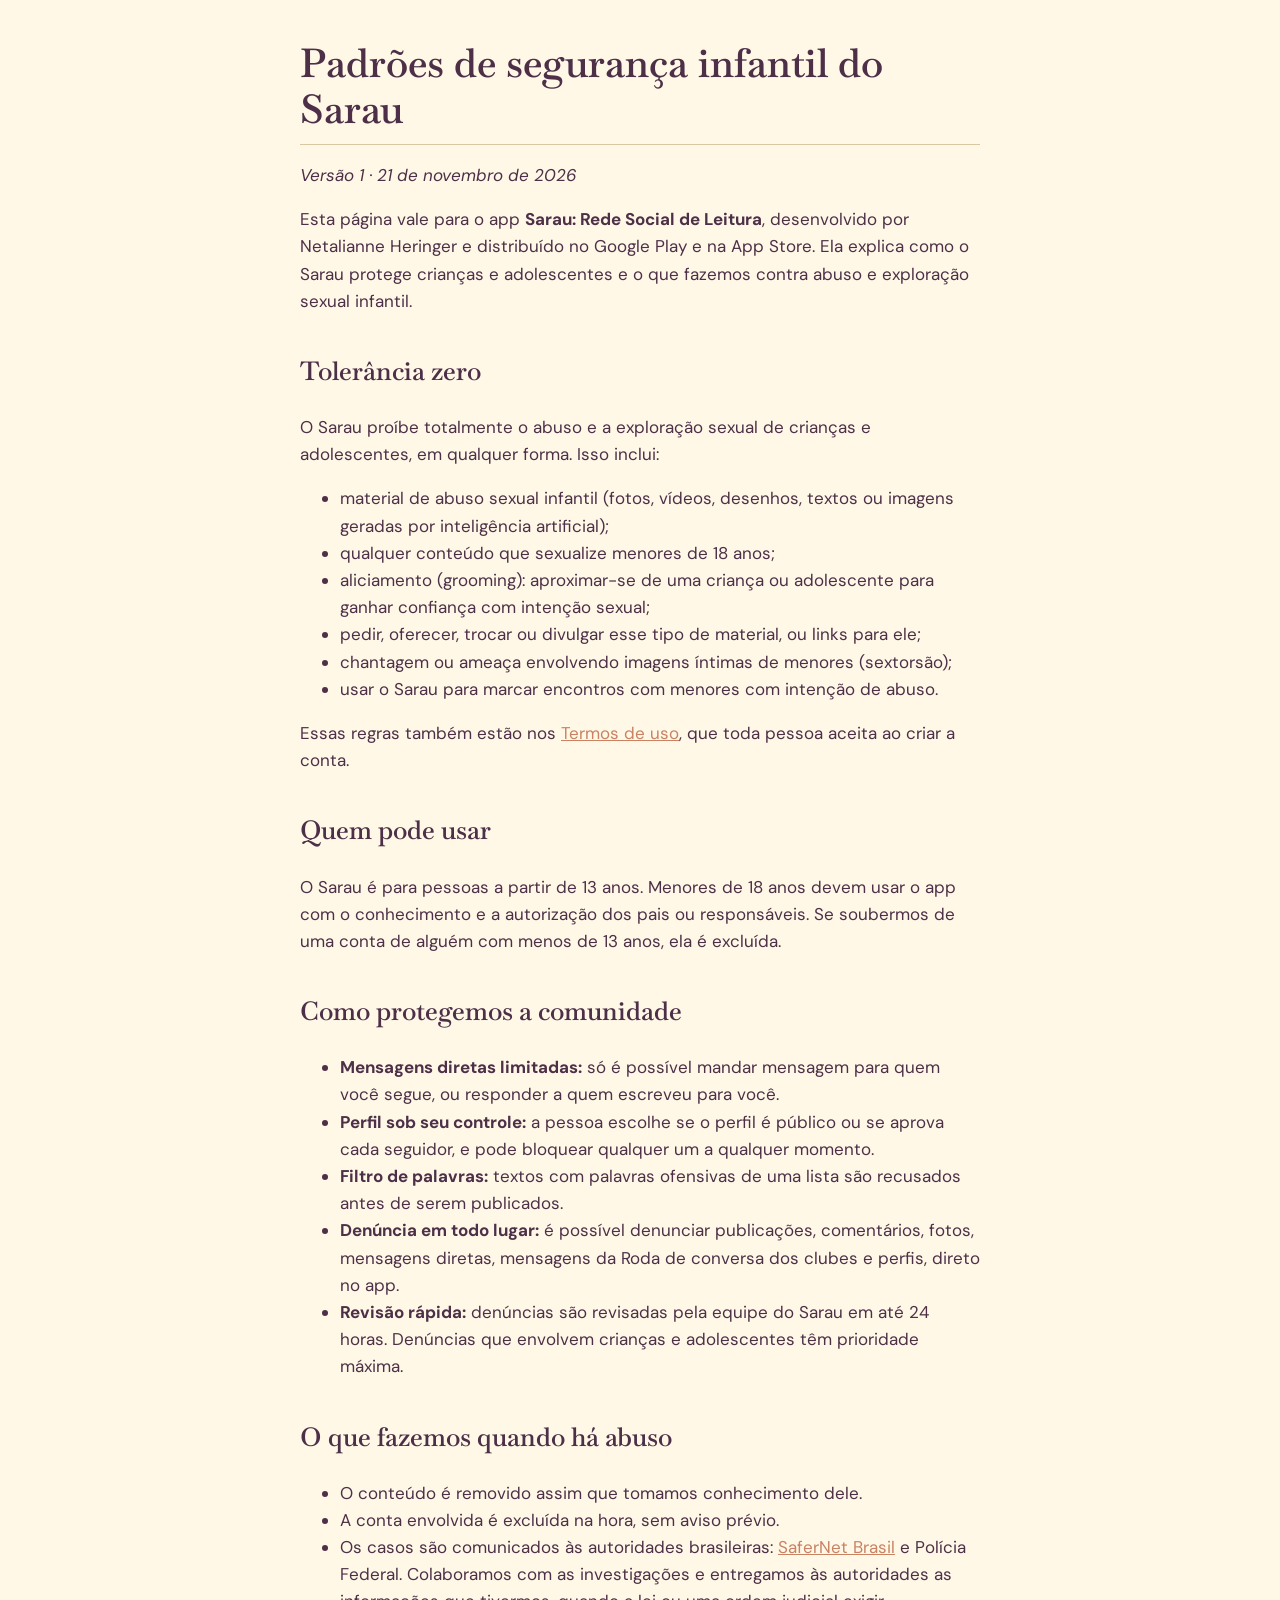
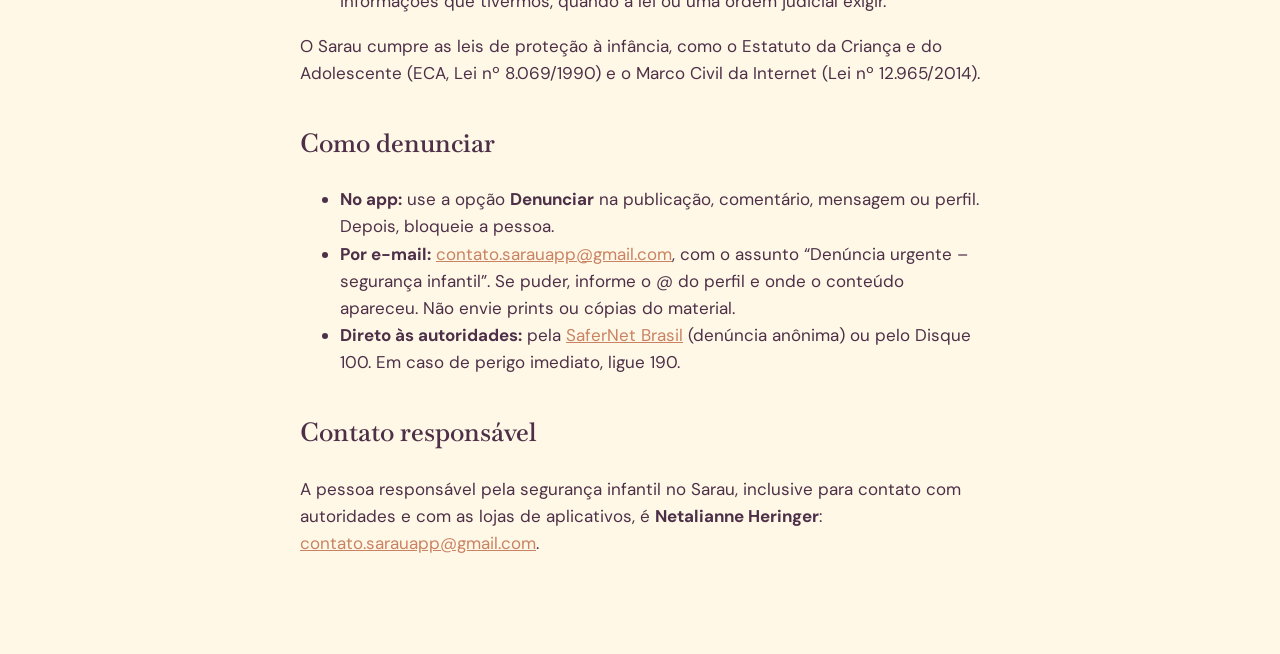
<file: seguranca-infantil.html>
<!doctype html><html lang="pt-BR"><head><meta charset="utf-8"><meta name="viewport" content="width=device-width,initial-scale=1">
<title>Padrões de segurança infantil · Sarau</title>
<link href="https://fonts.googleapis.com/css2?family=Baskervville:wght@600&family=DM+Sans:wght@400;500&display=swap" rel="stylesheet">
<link rel="stylesheet" href="estilo.css"></head><body><main>
<h1>Padrões de segurança infantil do Sarau</h1>
<p><em>Versão 1 · 21 de novembro de 2026</em></p>
<p>Esta página vale para o app <strong>Sarau: Rede Social de Leitura</strong>, desenvolvido por Netalianne Heringer e distribuído no Google Play e na App Store. Ela explica como o Sarau protege crianças e adolescentes e o que fazemos contra abuso e exploração sexual infantil.</p>

<h2>Tolerância zero</h2>
<p>O Sarau proíbe totalmente o abuso e a exploração sexual de crianças e adolescentes, em qualquer forma. Isso inclui:</p>
<ul>
<li>material de abuso sexual infantil (fotos, vídeos, desenhos, textos ou imagens geradas por inteligência artificial);</li>
<li>qualquer conteúdo que sexualize menores de 18 anos;</li>
<li>aliciamento (grooming): aproximar-se de uma criança ou adolescente para ganhar confiança com intenção sexual;</li>
<li>pedir, oferecer, trocar ou divulgar esse tipo de material, ou links para ele;</li>
<li>chantagem ou ameaça envolvendo imagens íntimas de menores (sextorsão);</li>
<li>usar o Sarau para marcar encontros com menores com intenção de abuso.</li>
</ul>
<p>Essas regras também estão nos <a href="termos.html">Termos de uso</a>, que toda pessoa aceita ao criar a conta.</p>

<h2>Quem pode usar</h2>
<p>O Sarau é para pessoas a partir de 13 anos. Menores de 18 anos devem usar o app com o conhecimento e a autorização dos pais ou responsáveis. Se soubermos de uma conta de alguém com menos de 13 anos, ela é excluída.</p>

<h2>Como protegemos a comunidade</h2>
<ul>
<li><strong>Mensagens diretas limitadas:</strong> só é possível mandar mensagem para quem você segue, ou responder a quem escreveu para você.</li>
<li><strong>Perfil sob seu controle:</strong> a pessoa escolhe se o perfil é público ou se aprova cada seguidor, e pode bloquear qualquer um a qualquer momento.</li>
<li><strong>Filtro de palavras:</strong> textos com palavras ofensivas de uma lista são recusados antes de serem publicados.</li>
<li><strong>Denúncia em todo lugar:</strong> é possível denunciar publicações, comentários, fotos, mensagens diretas, mensagens da Roda de conversa dos clubes e perfis, direto no app.</li>
<li><strong>Revisão rápida:</strong> denúncias são revisadas pela equipe do Sarau em até 24 horas. Denúncias que envolvem crianças e adolescentes têm prioridade máxima.</li>
</ul>

<h2>O que fazemos quando há abuso</h2>
<ul>
<li>O conteúdo é removido assim que tomamos conhecimento dele.</li>
<li>A conta envolvida é excluída na hora, sem aviso prévio.</li>
<li>Os casos são comunicados às autoridades brasileiras: <a href="https://new.safernet.org.br/denuncie">SaferNet Brasil</a> e Polícia Federal. Colaboramos com as investigações e entregamos às autoridades as informações que tivermos, quando a lei ou uma ordem judicial exigir.</li>
</ul>
<p>O Sarau cumpre as leis de proteção à infância, como o Estatuto da Criança e do Adolescente (ECA, Lei nº 8.069/1990) e o Marco Civil da Internet (Lei nº 12.965/2014).</p>

<h2>Como denunciar</h2>
<ul>
<li><strong>No app:</strong> use a opção <strong>Denunciar</strong> na publicação, comentário, mensagem ou perfil. Depois, bloqueie a pessoa.</li>
<li><strong>Por e-mail:</strong> <a href="mailto:contato.sarauapp@gmail.com?subject=Den%C3%BAncia%20urgente%20-%20seguran%C3%A7a%20infantil">contato.sarauapp@gmail.com</a>, com o assunto “Denúncia urgente – segurança infantil”. Se puder, informe o @ do perfil e onde o conteúdo apareceu. Não envie prints ou cópias do material.</li>
<li><strong>Direto às autoridades:</strong> pela <a href="https://new.safernet.org.br/denuncie">SaferNet Brasil</a> (denúncia anônima) ou pelo Disque 100. Em caso de perigo imediato, ligue 190.</li>
</ul>

<h2>Contato responsável</h2>
<p>A pessoa responsável pela segurança infantil no Sarau, inclusive para contato com autoridades e com as lojas de aplicativos, é <strong>Netalianne Heringer</strong>: <a href="mailto:contato.sarauapp@gmail.com">contato.sarauapp@gmail.com</a>.</p>
</main></body></html>
</file>
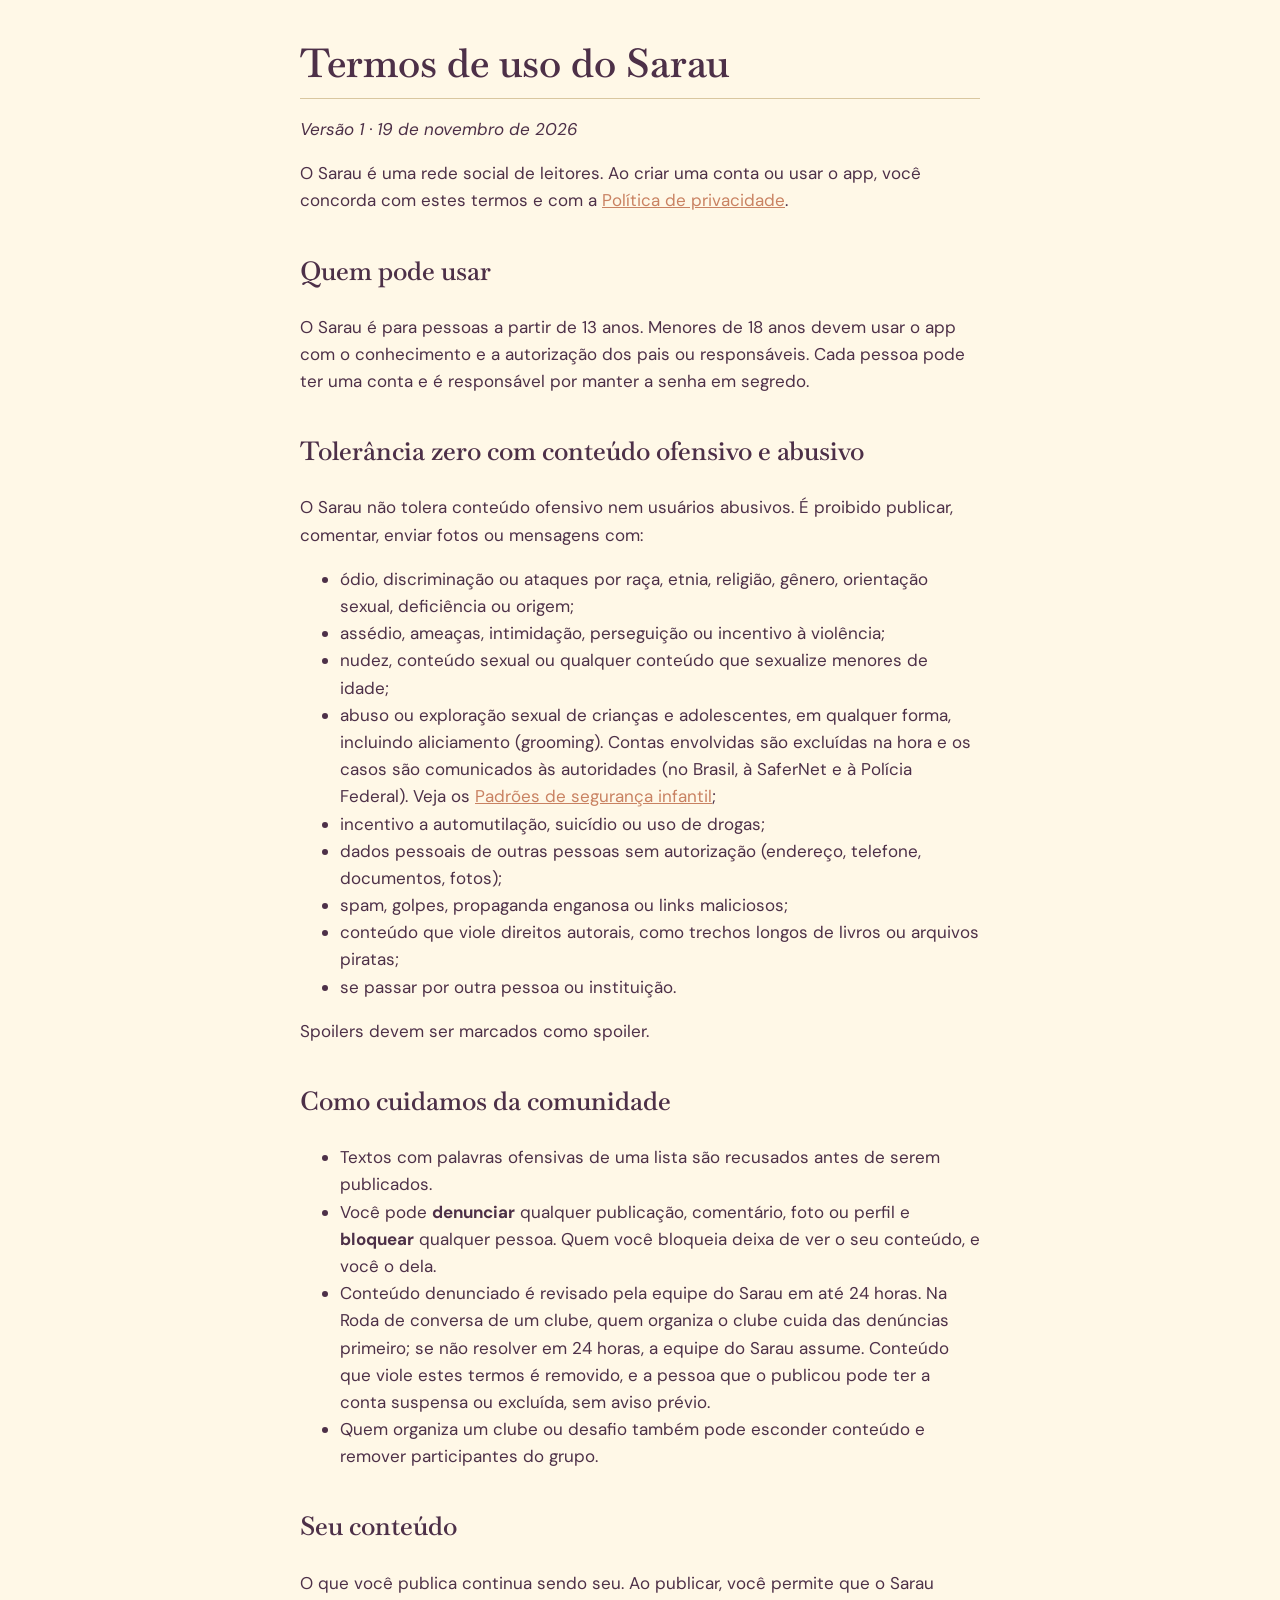
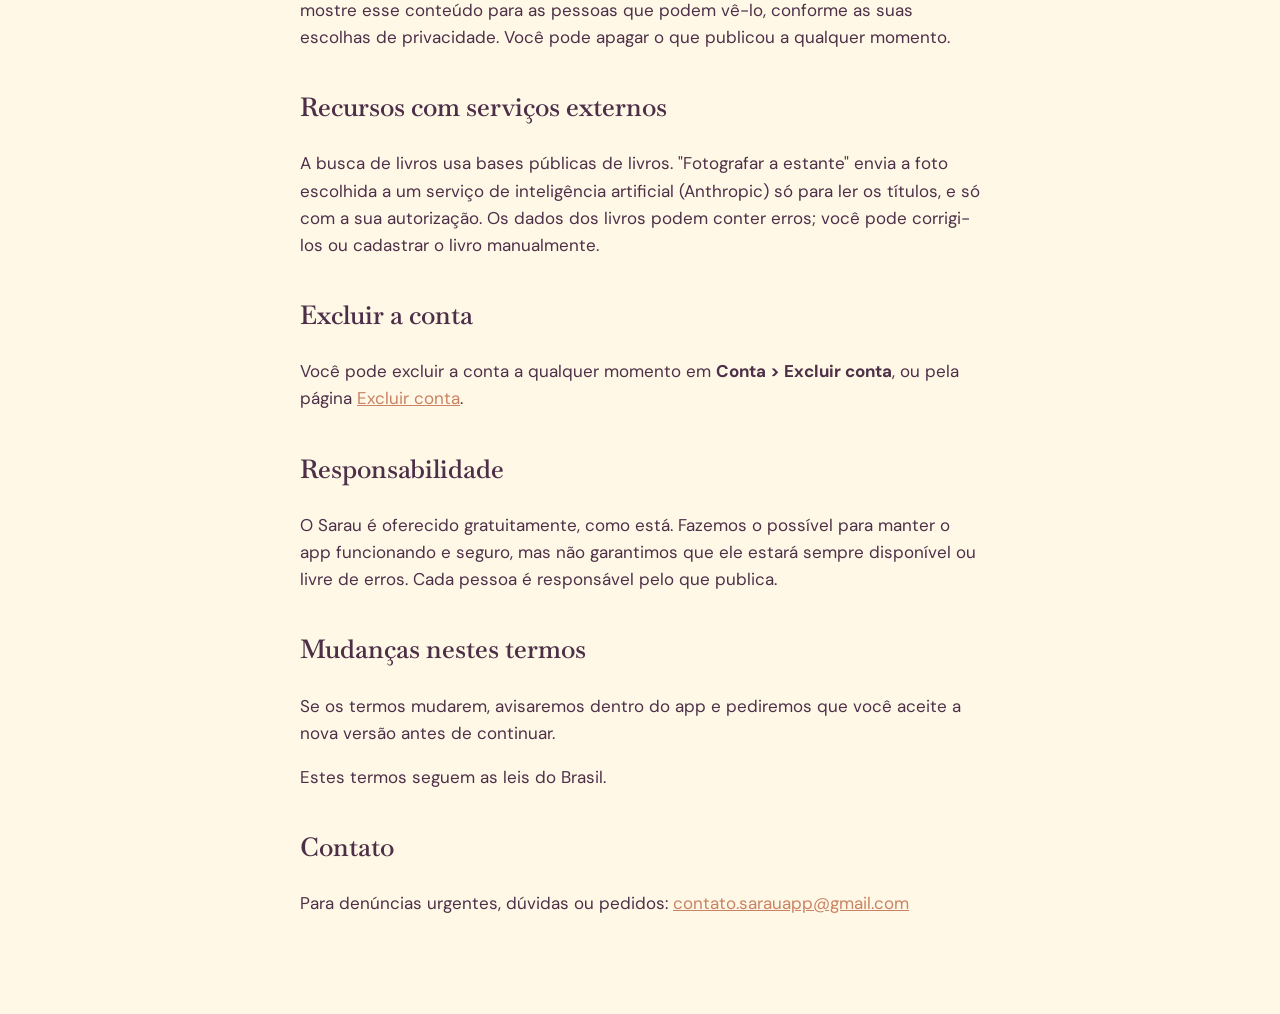
<file: termos.html>
<!doctype html><html lang="pt-BR"><head><meta charset="utf-8"><meta name="viewport" content="width=device-width,initial-scale=1">
<title>Termos de uso · Sarau</title>
<link href="https://fonts.googleapis.com/css2?family=Baskervville:wght@600&family=DM+Sans:wght@400;500&display=swap" rel="stylesheet">
<link rel="stylesheet" href="estilo.css"></head><body><main>
<h1>Termos de uso do Sarau</h1>
<p><em>Versão 1 · 19 de novembro de 2026</em></p>
<p>O Sarau é uma rede social de leitores. Ao criar uma conta ou usar o app, você concorda com estes termos e com a <a href="privacidade.html">Política de privacidade</a>.</p>

<h2>Quem pode usar</h2>
<p>O Sarau é para pessoas a partir de 13 anos. Menores de 18 anos devem usar o app com o conhecimento e a autorização dos pais ou responsáveis. Cada pessoa pode ter uma conta e é responsável por manter a senha em segredo.</p>

<h2>Tolerância zero com conteúdo ofensivo e abusivo</h2>
<p>O Sarau não tolera conteúdo ofensivo nem usuários abusivos. É proibido publicar, comentar, enviar fotos ou mensagens com:</p>
<ul>
<li>ódio, discriminação ou ataques por raça, etnia, religião, gênero, orientação sexual, deficiência ou origem;</li>
<li>assédio, ameaças, intimidação, perseguição ou incentivo à violência;</li>
<li>nudez, conteúdo sexual ou qualquer conteúdo que sexualize menores de idade;</li>
<li>abuso ou exploração sexual de crianças e adolescentes, em qualquer forma, incluindo aliciamento (grooming). Contas envolvidas são excluídas na hora e os casos são comunicados às autoridades (no Brasil, à SaferNet e à Polícia Federal). Veja os <a href="seguranca-infantil.html">Padrões de segurança infantil</a>;</li>
<li>incentivo a automutilação, suicídio ou uso de drogas;</li>
<li>dados pessoais de outras pessoas sem autorização (endereço, telefone, documentos, fotos);</li>
<li>spam, golpes, propaganda enganosa ou links maliciosos;</li>
<li>conteúdo que viole direitos autorais, como trechos longos de livros ou arquivos piratas;</li>
<li>se passar por outra pessoa ou instituição.</li>
</ul>
<p>Spoilers devem ser marcados como spoiler.</p>

<h2>Como cuidamos da comunidade</h2>
<ul>
<li>Textos com palavras ofensivas de uma lista são recusados antes de serem publicados.</li>
<li>Você pode <strong>denunciar</strong> qualquer publicação, comentário, foto ou perfil e <strong>bloquear</strong> qualquer pessoa. Quem você bloqueia deixa de ver o seu conteúdo, e você o dela.</li>
<li>Conteúdo denunciado é revisado pela equipe do Sarau em até 24 horas. Na Roda de conversa de um clube, quem organiza o clube cuida das denúncias primeiro; se não resolver em 24 horas, a equipe do Sarau assume. Conteúdo que viole estes termos é removido, e a pessoa que o publicou pode ter a conta suspensa ou excluída, sem aviso prévio.</li>
<li>Quem organiza um clube ou desafio também pode esconder conteúdo e remover participantes do grupo.</li>
</ul>

<h2>Seu conteúdo</h2>
<p>O que você publica continua sendo seu. Ao publicar, você permite que o Sarau mostre esse conteúdo para as pessoas que podem vê-lo, conforme as suas escolhas de privacidade. Você pode apagar o que publicou a qualquer momento.</p>

<h2>Recursos com serviços externos</h2>
<p>A busca de livros usa bases públicas de livros. "Fotografar a estante" envia a foto escolhida a um serviço de inteligência artificial (Anthropic) só para ler os títulos, e só com a sua autorização. Os dados dos livros podem conter erros; você pode corrigi-los ou cadastrar o livro manualmente.</p>

<h2>Excluir a conta</h2>
<p>Você pode excluir a conta a qualquer momento em <strong>Conta &gt; Excluir conta</strong>, ou pela página <a href="excluir-conta.html">Excluir conta</a>.</p>

<h2>Responsabilidade</h2>
<p>O Sarau é oferecido gratuitamente, como está. Fazemos o possível para manter o app funcionando e seguro, mas não garantimos que ele estará sempre disponível ou livre de erros. Cada pessoa é responsável pelo que publica.</p>

<h2>Mudanças nestes termos</h2>
<p>Se os termos mudarem, avisaremos dentro do app e pediremos que você aceite a nova versão antes de continuar.</p>
<p>Estes termos seguem as leis do Brasil.</p>

<h2>Contato</h2>
<p>Para denúncias urgentes, dúvidas ou pedidos: <a href="mailto:contato.sarauapp@gmail.com">contato.sarauapp@gmail.com</a></p>
</main></body></html>
</file>
<file: estilo.css>
body{margin:0;background:#FFF8E7;color:#4D3048;font:17px/1.6 "DM Sans",system-ui,sans-serif}
main{max-width:680px;margin:0 auto;padding:40px 24px 80px}
h1,h2{font-family:Baskervville,Georgia,serif;font-weight:600;color:#4D3048}
h1{font-size:40px;line-height:1.15;margin:0 0 8px;border-bottom:1px solid #D9C7A0;padding-bottom:12px}
h2{font-size:26px;margin-top:36px}
a{color:#C98262}.botao{display:inline-block;background:#4D3048;color:#FFF8E7;padding:14px 22px;border-radius:10px;text-decoration:none}
.codigo{font-size:34px;letter-spacing:8px;font-weight:700}
table{width:100%;border-collapse:collapse;margin:16px 0;font-size:15px}th,td{border:1px solid #D9C7A0;padding:8px 10px;text-align:left;vertical-align:top}th{background:#F8ECD8}
@media(max-width:600px){table{display:block;overflow-x:auto}}
</file>
